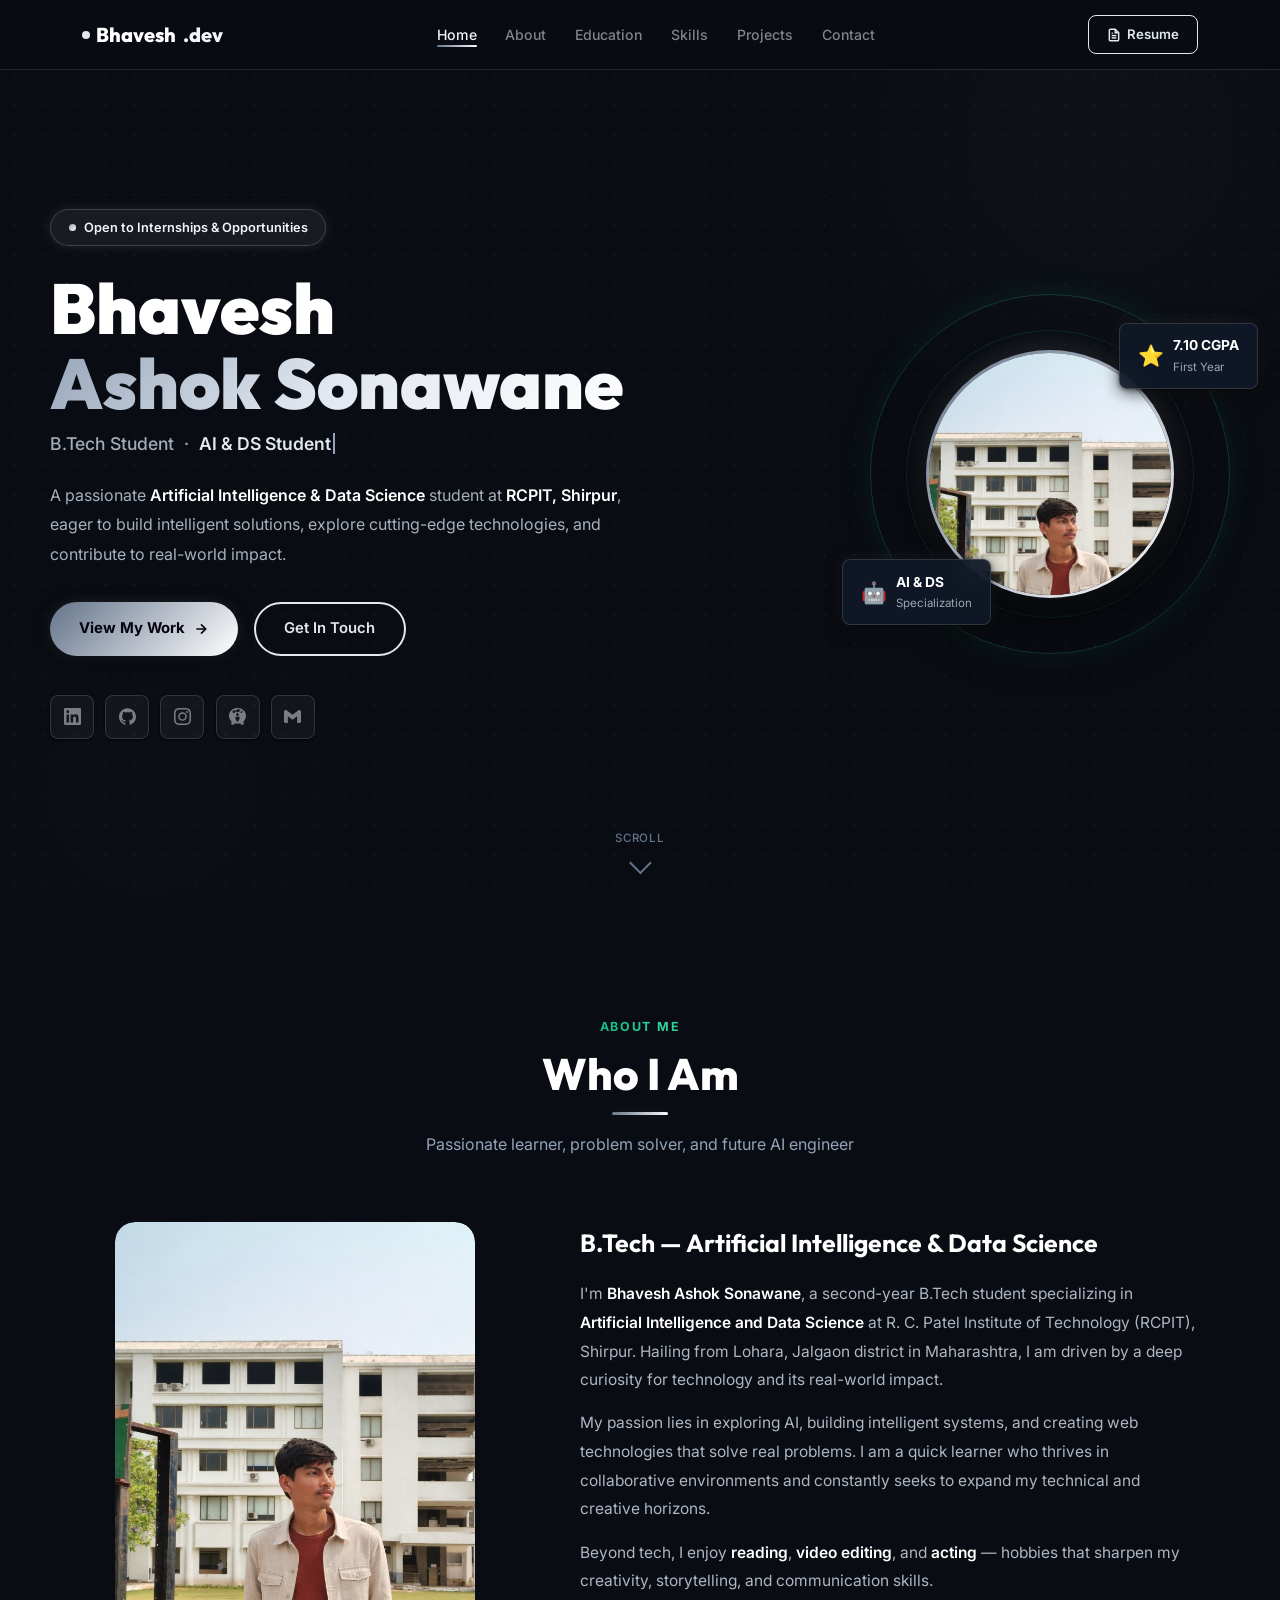
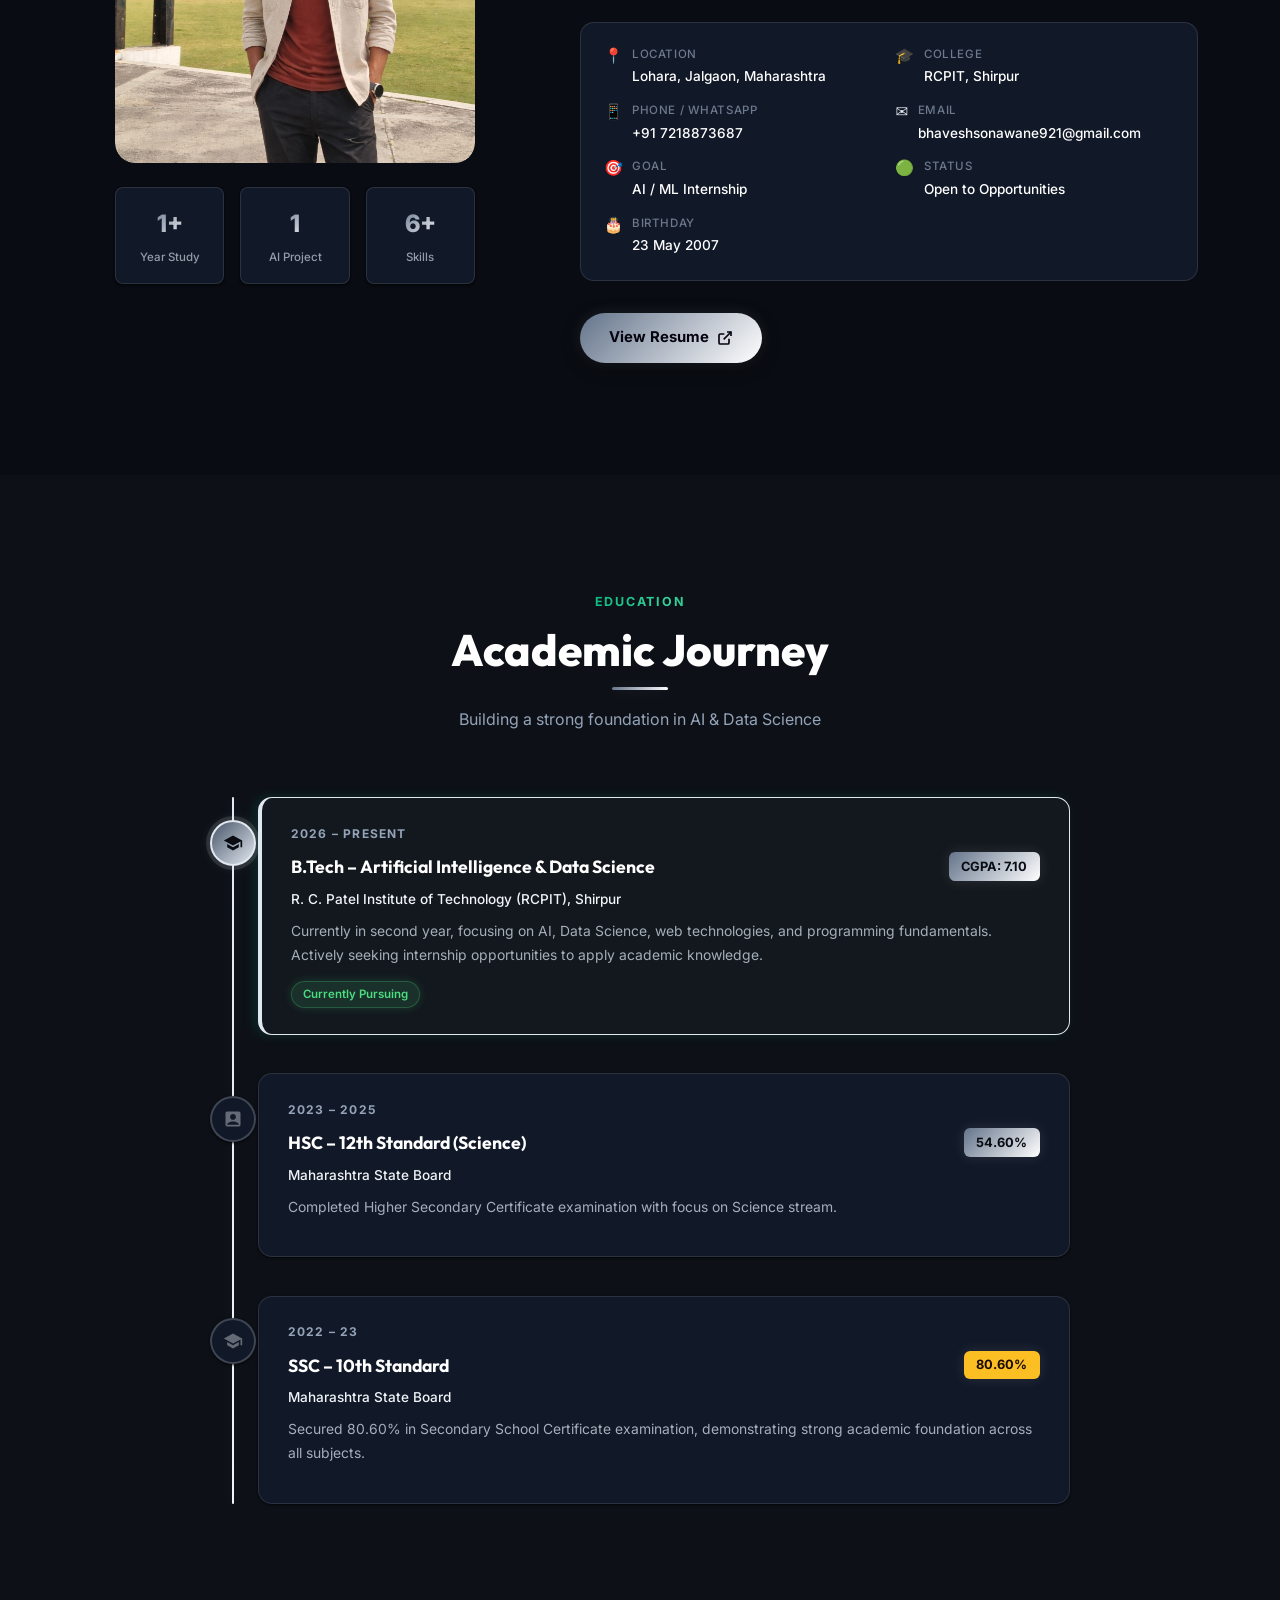
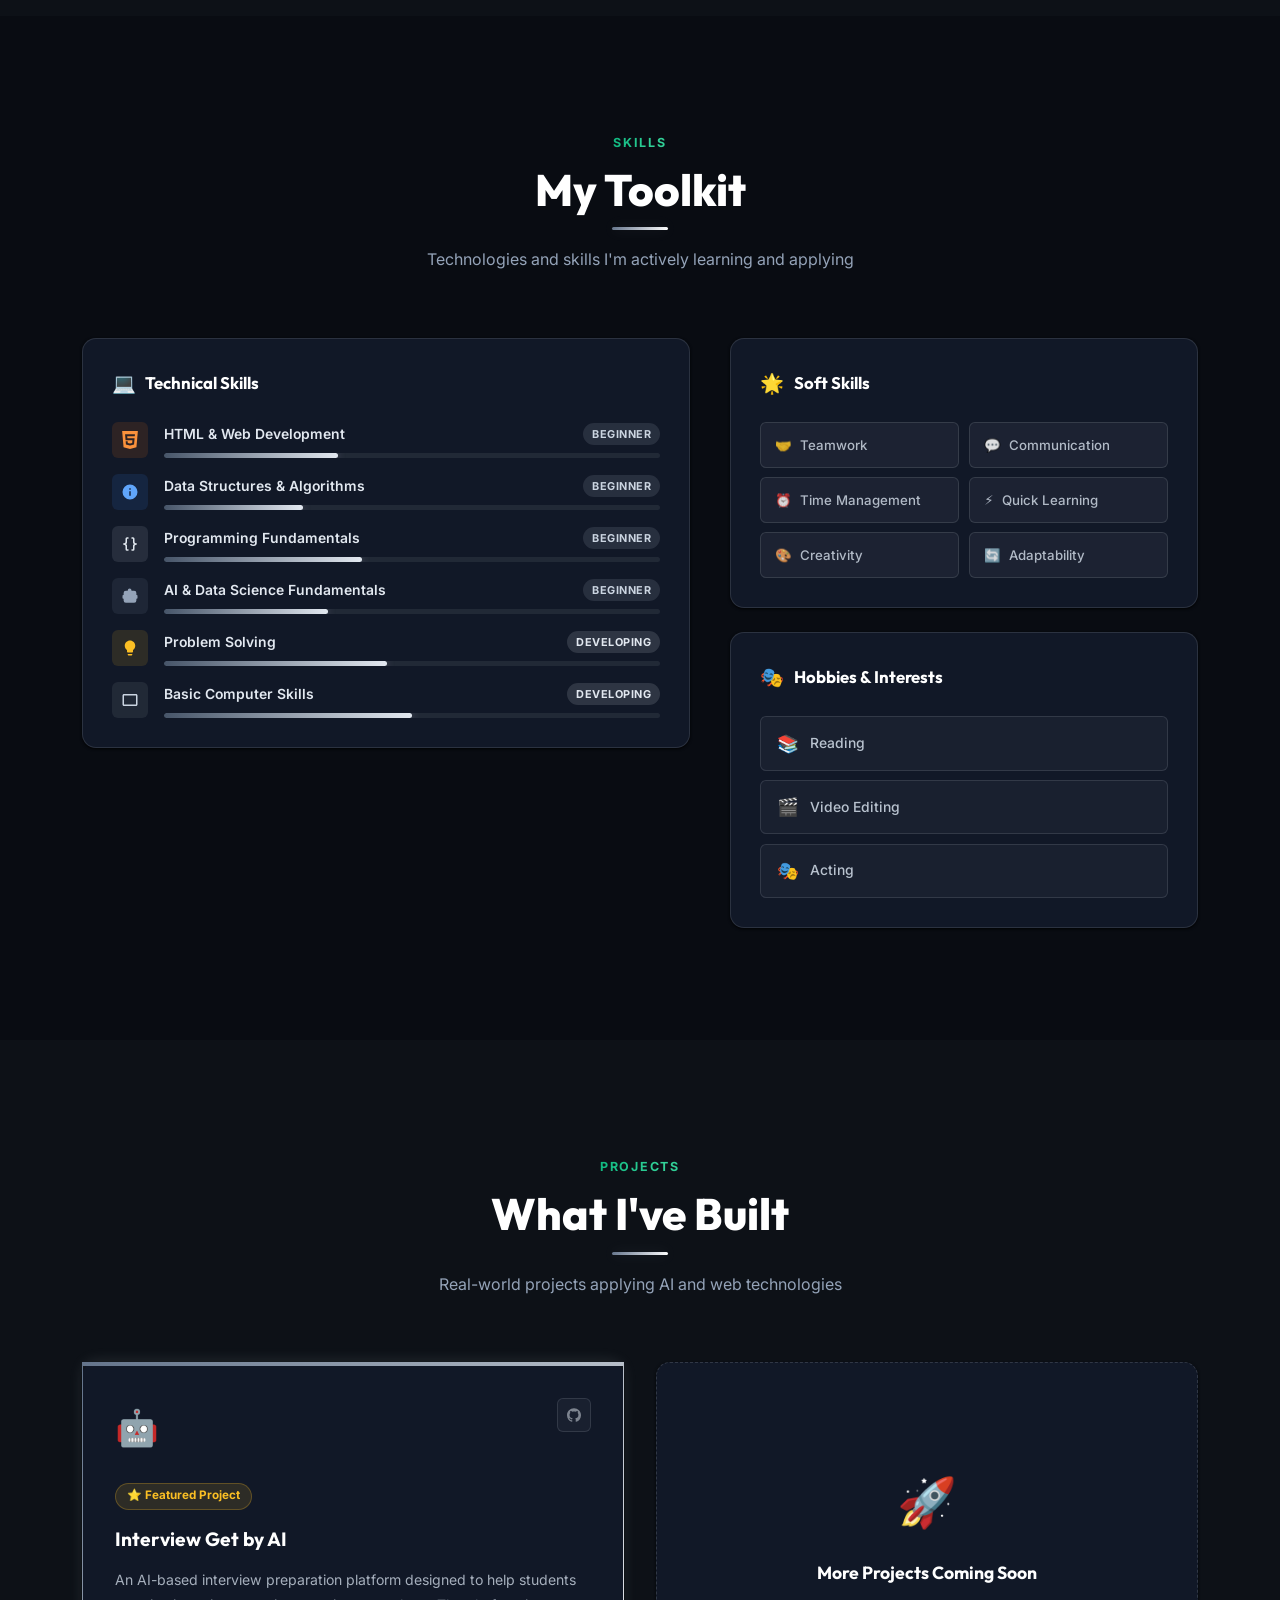
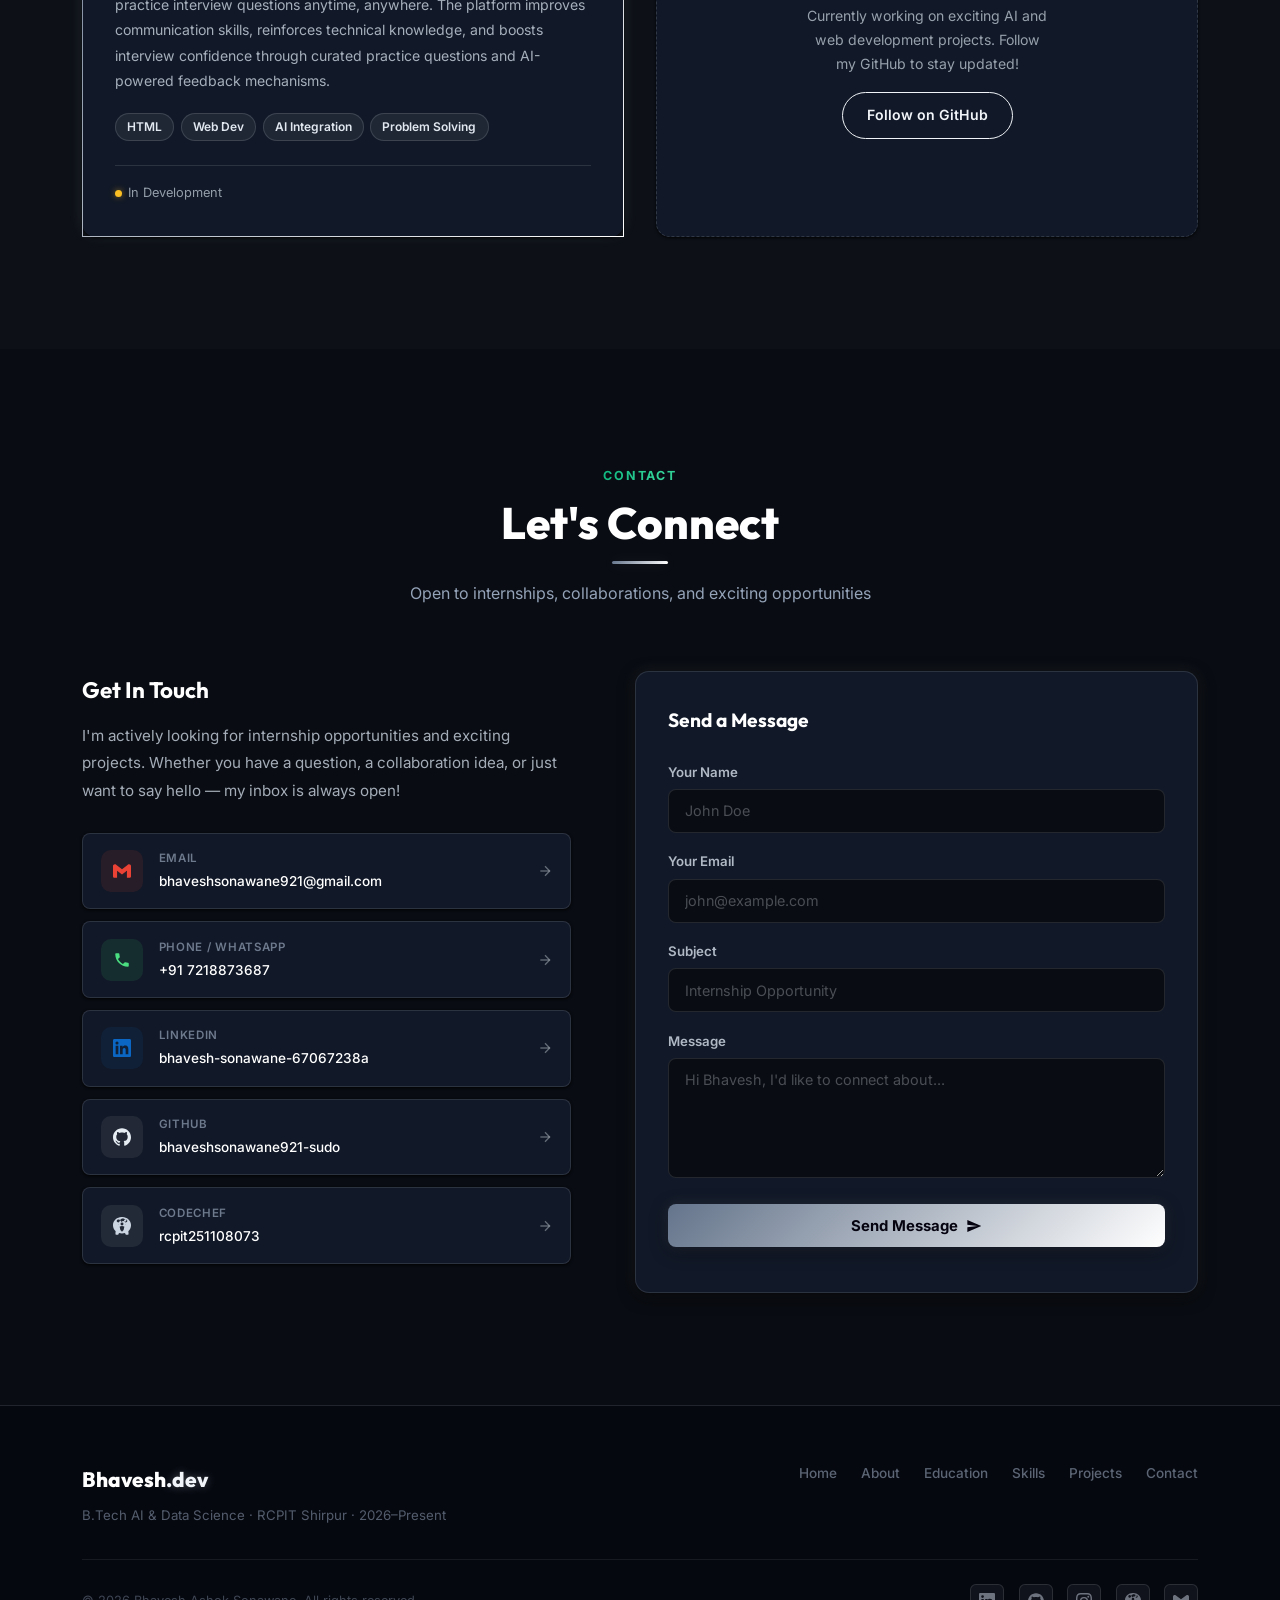
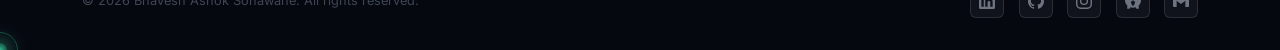
<file: index.html>
<!DOCTYPE html>
<html lang="en">
<head>
  <meta charset="UTF-8" />
  <meta name="viewport" content="width=device-width, initial-scale=1.0" />
  <title>Bhavesh Sonawane | AI &amp; Data Science Portfolio</title>
  <meta name="description" content="Portfolio of Bhavesh Ashok Sonawane – B.Tech AI &amp; Data Science student at RCPIT Shirpur. Passionate about AI, web development, and building impactful solutions." />
  <link rel="preconnect" href="https://fonts.googleapis.com" />
  <link rel="preconnect" href="https://fonts.gstatic.com" crossorigin />
  <link href="https://fonts.googleapis.com/css2?family=Inter:wght@300;400;500;600;700;800;900&family=Space+Grotesk:wght@400;500;600;700;800&display=swap" rel="stylesheet" />
  <link rel="stylesheet" href="style.css" />
</head>
<body>

  <!-- ========== SCROLL PROGRESS ========== -->
  <div class="scroll-progress" id="scrollProgress"></div>

  <!-- ========== NAVBAR ========== -->
  <nav class="navbar" id="navbar" role="navigation" aria-label="Main navigation">
    <div class="nav-container">
      <a href="#home" class="nav-logo" aria-label="Bhavesh Sonawane – Home">
        <span class="logo-dot"></span>Bhavesh<span class="logo-suffix">.dev</span>
      </a>
      <ul class="nav-links" id="navLinks" role="menubar">
        <li role="none"><a href="#home"      class="nav-link active" role="menuitem">Home</a></li>
        <li role="none"><a href="#about"     class="nav-link"        role="menuitem">About</a></li>
        <li role="none"><a href="#education" class="nav-link"        role="menuitem">Education</a></li>
        <li role="none"><a href="#skills"    class="nav-link"        role="menuitem">Skills</a></li>
        <li role="none"><a href="#projects"  class="nav-link"        role="menuitem">Projects</a></li>
        <li role="none"><a href="#contact"   class="nav-link"        role="menuitem">Contact</a></li>
      </ul>
      <a href="resume.html" target="_blank" rel="noopener noreferrer" class="btn-resume" aria-label="View Resume">
        <svg width="14" height="14" viewBox="0 0 24 24" fill="none" stroke="currentColor" stroke-width="2.5"><path d="M14 2H6a2 2 0 0 0-2 2v16a2 2 0 0 0 2 2h12a2 2 0 0 0 2-2V8z"/><polyline points="14 2 14 8 20 8"/><line x1="16" y1="13" x2="8" y2="13"/><line x1="16" y1="17" x2="8" y2="17"/><polyline points="10 9 9 9 8 9"/></svg>
        Resume
      </a>
      <button class="hamburger" id="hamburger" aria-label="Toggle mobile menu" aria-expanded="false">
        <span></span><span></span><span></span>
      </button>
    </div>
  </nav>

  <!-- ========== HERO ========== -->
  <section class="hero" id="home" aria-label="Hero section">
    <!-- Subtle background decoration -->
    <div class="hero-blob blob1" aria-hidden="true"></div>
    <div class="hero-blob blob2" aria-hidden="true"></div>
    <div class="hero-dots" aria-hidden="true"></div>

    <div class="hero-content">
      <!-- Left text column -->
      <div class="hero-text" data-animate="fade-up">
        <div class="hero-badge">
          <span class="badge-pulse"></span>
          Open to Internships &amp; Opportunities
        </div>

        <h1 class="hero-title">
          Bhavesh<br />
          <span class="hero-name-accent">Ashok Sonawane</span>
        </h1>

        <p class="hero-role">
          B.Tech Student &nbsp;·&nbsp; <span id="typewriter" class="typewriter-text" aria-live="polite"></span>
        </p>

        <p class="hero-desc">
          A passionate <strong>Artificial Intelligence &amp; Data Science</strong> student at
          <strong>RCPIT, Shirpur</strong>, eager to build intelligent solutions, explore
          cutting-edge technologies, and contribute to real-world impact.
        </p>

        <div class="hero-cta">
          <a href="#projects" class="btn-primary" aria-label="View my projects">
            View My Work
            <svg width="16" height="16" viewBox="0 0 24 24" fill="none" stroke="currentColor" stroke-width="2.5"><line x1="5" y1="12" x2="19" y2="12"/><polyline points="12 5 19 12 12 19"/></svg>
          </a>
          <a href="#contact" class="btn-secondary" aria-label="Get in touch">Get In Touch</a>
        </div>

        <!-- Social Icons Row -->
        <div class="hero-socials" role="list" aria-label="Social profiles">

          <a href="https://www.linkedin.com/in/bhavesh-sonawane-67067238a"
             target="_blank" rel="noopener noreferrer"
             class="social-icon" aria-label="LinkedIn Profile" role="listitem"
             title="Visit my LinkedIn Profile">
            <svg viewBox="0 0 24 24" fill="currentColor"><path d="M20.447 20.452h-3.554v-5.569c0-1.328-.027-3.037-1.852-3.037-1.853 0-2.136 1.445-2.136 2.939v5.667H9.351V9h3.414v1.561h.046c.477-.9 1.637-1.85 3.37-1.85 3.601 0 4.267 2.37 4.267 5.455v6.286zM5.337 7.433a2.062 2.062 0 0 1-2.063-2.065 2.064 2.064 0 1 1 2.063 2.065zm1.782 13.019H3.555V9h3.564v11.452zM22.225 0H1.771C.792 0 0 .774 0 1.729v20.542C0 23.227.792 24 1.771 24h20.451C23.2 24 24 23.227 24 22.271V1.729C24 .774 23.2 0 22.222 0h.003z"/></svg>
            <span class="social-tooltip">LinkedIn</span>
          </a>

          <a href="https://github.com/bhaveshsonawane921-sudo"
             target="_blank" rel="noopener noreferrer"
             class="social-icon" aria-label="GitHub Profile" role="listitem"
             title="Visit my GitHub Profile">
            <svg viewBox="0 0 24 24" fill="currentColor"><path d="M12 .297c-6.63 0-12 5.373-12 12 0 5.303 3.438 9.8 8.205 11.385.6.113.82-.258.82-.577 0-.285-.01-1.04-.015-2.04-3.338.724-4.042-1.61-4.042-1.61C4.422 18.07 3.633 17.7 3.633 17.7c-1.087-.744.084-.729.084-.729 1.205.084 1.838 1.236 1.838 1.236 1.07 1.835 2.809 1.305 3.495.998.108-.776.417-1.305.76-1.605-2.665-.3-5.466-1.332-5.466-5.93 0-1.31.465-2.38 1.235-3.22-.135-.303-.54-1.523.105-3.176 0 0 1.005-.322 3.3 1.23.96-.267 1.98-.399 3-.405 1.02.006 2.04.138 3 .405 2.28-1.552 3.285-1.23 3.285-1.23.645 1.653.24 2.873.12 3.176.765.84 1.23 1.91 1.23 3.22 0 4.61-2.805 5.625-5.475 5.92.42.36.81 1.096.81 2.22 0 1.606-.015 2.896-.015 3.286 0 .315.21.69.825.57C20.565 22.092 24 17.592 24 12.297c0-6.627-5.373-12-12-12"/></svg>
            <span class="social-tooltip">GitHub</span>
          </a>

          <a href="https://www.instagram.com/bhavesh_sonawane_01"
             target="_blank" rel="noopener noreferrer"
             class="social-icon" aria-label="Instagram Profile" role="listitem"
             title="Visit my Instagram Profile">
            <svg viewBox="0 0 24 24" fill="currentColor"><path d="M12 2.163c3.204 0 3.584.012 4.85.07 3.252.148 4.771 1.691 4.919 4.919.058 1.265.069 1.645.069 4.849 0 3.205-.012 3.584-.069 4.849-.149 3.225-1.664 4.771-4.919 4.919-1.266.058-1.644.07-4.85.07-3.204 0-3.584-.012-4.849-.07-3.26-.149-4.771-1.699-4.919-4.92-.058-1.265-.07-1.644-.07-4.849 0-3.204.013-3.583.07-4.849.149-3.227 1.664-4.771 4.919-4.919 1.266-.057 1.645-.069 4.849-.069zM12 0C8.741 0 8.333.014 7.053.072 2.695.272.273 2.69.073 7.052.014 8.333 0 8.741 0 12c0 3.259.014 3.668.072 4.948.2 4.358 2.618 6.78 6.98 6.98C8.333 23.986 8.741 24 12 24c3.259 0 3.668-.014 4.948-.072 4.354-.2 6.782-2.618 6.979-6.98.059-1.28.073-1.689.073-4.948 0-3.259-.014-3.667-.072-4.947-.196-4.354-2.617-6.78-6.979-6.98C15.668.014 15.259 0 12 0zm0 5.838a6.162 6.162 0 1 0 0 12.324 6.162 6.162 0 0 0 0-12.324zM12 16a4 4 0 1 1 0-8 4 4 0 0 1 0 8zm6.406-11.845a1.44 1.44 0 1 0 0 2.881 1.44 1.44 0 0 0 0-2.881z"/></svg>
            <span class="social-tooltip">Instagram</span>
          </a>

          <!-- ★ CODECHEF ICON ★ -->
          <a href="https://www.codechef.com/users/rcpit251108073"
             target="_blank" rel="noopener noreferrer"
             class="social-icon social-icon--codechef" aria-label="CodeChef Profile" role="listitem"
             title="Visit my CodeChef Profile">
            <!-- Official CodeChef Chef-hat logo path -->
            <svg viewBox="0 0 24 24" fill="currentColor" aria-hidden="true">
              <path d="M11.257.004C5.57.088.195 4.724.006 10.415c-.09 2.68.8 5.138 2.373 7.094.343.422.714.82 1.107 1.19l-.234 3.884a.94.94 0 0 0 .936.996H6.5a.94.94 0 0 0 .88-.609l.573-1.528c1.29.403 2.656.62 4.047.62s2.757-.217 4.047-.62l.573 1.528a.94.94 0 0 0 .88.609h2.312a.94.94 0 0 0 .936-.996l-.234-3.884c.393-.37.764-.768 1.107-1.19 1.573-1.956 2.463-4.414 2.373-7.094C23.805 4.724 18.43.088 12.743.004a12.47 12.47 0 0 0-1.486 0zm.743 1.88c2.43 0 4.66.88 6.38 2.327-1.006.445-1.724 1.378-1.862 2.504a3.506 3.506 0 0 0-2.737-1.32 3.51 3.51 0 0 0-2.737 1.32C10.9 5.588 10.18 4.654 9.18 4.208A8.663 8.663 0 0 1 12 1.884zm-4.41 1.45c.91 0 1.666.6 1.916 1.427a3.464 3.464 0 0 0-.674 1.02 1.963 1.963 0 1 1-1.242-2.447zm8.82 0a1.963 1.963 0 1 1-1.243 2.447 3.464 3.464 0 0 0-.674-1.02c.25-.827 1.006-1.427 1.916-1.427zM12 7.27a1.96 1.96 0 1 1 0 3.921A1.96 1.96 0 0 1 12 7.27zm-5.45 2.61c.193 0 .383.02.567.058a8.68 8.68 0 0 1-.117 5.31 3.498 3.498 0 0 0-.45-5.368zm10.9 0a3.498 3.498 0 0 0-.45 5.368 8.68 8.68 0 0 1-.117-5.31c.184-.038.374-.058.567-.058zM12 12.15a8.68 8.68 0 0 1 3.02.536c.016.238.024.478.024.72A8.68 8.68 0 0 1 12 19.83a8.68 8.68 0 0 1-3.044-6.424c0-.242.008-.482.024-.72A8.68 8.68 0 0 1 12 12.15z"/>
            </svg>
            <span class="social-tooltip">CodeChef</span>
          </a>

          <a href="mailto:bhaveshsonawane921@gmail.com"
             class="social-icon" aria-label="Send Email" role="listitem"
             title="Send me an Email">
            <svg viewBox="0 0 24 24" fill="currentColor"><path d="M24 5.457v13.909c0 .904-.732 1.636-1.636 1.636h-3.819V11.73L12 16.64l-6.545-4.91v9.273H1.636A1.636 1.636 0 0 1 0 19.366V5.457c0-2.023 2.309-3.178 3.927-1.964L5.455 4.64 12 9.548l6.545-4.908 1.528-1.148C21.69 2.28 24 3.434 24 5.457z"/></svg>
            <span class="social-tooltip">Email</span>
          </a>

        </div><!-- /hero-socials -->
      </div><!-- /hero-text -->

      <!-- Right photo column -->
      <div class="hero-image" data-animate="fade-left">
        <div class="photo-ring-outer" aria-hidden="true"></div>
        <div class="photo-ring-inner" aria-hidden="true"></div>
        <div class="profile-frame">
          <img src="profile_original.jpg" alt="Bhavesh Ashok Sonawane – profile photo" class="profile-photo" loading="eager" />
        </div>
        <div class="float-badge badge-ai" aria-hidden="true">
          <span class="fb-icon">🤖</span>
          <div><strong>AI &amp; DS</strong><small>Specialization</small></div>
        </div>
        <div class="float-badge badge-cgpa" aria-hidden="true">
          <span class="fb-icon">⭐</span>
          <div><strong>7.10 CGPA</strong><small>First Year</small></div>
        </div>
      </div>
    </div><!-- /hero-content -->

    <div class="scroll-down" aria-hidden="true">
      <span>Scroll</span>
      <div class="scroll-chevron"></div>
    </div>
  </section>

  <!-- ========== ABOUT ========== -->
  <section class="about section-pad" id="about" aria-label="About section">
    <div class="container">
      <div class="section-header" data-animate="fade-up">
        <span class="section-eyebrow">About Me</span>
        <h2 class="section-title">Who I Am</h2>
        <div class="section-rule"></div>
        <p class="section-sub">Passionate learner, problem solver, and future AI engineer</p>
      </div>

      <div class="about-grid">
        <div class="about-img-col" data-animate="fade-right">
          <div class="about-img-wrap">
            <img src="profile_original.jpg" alt="Bhavesh Sonawane" class="about-photo" loading="lazy" />
            <div class="about-img-border" aria-hidden="true"></div>
          </div>
          <div class="about-stats" role="list" aria-label="Quick stats">
            <div class="stat-chip" role="listitem">
              <strong>1+</strong><span>Year Study</span>
            </div>
            <div class="stat-chip" role="listitem">
              <strong>1</strong><span>AI Project</span>
            </div>
            <div class="stat-chip" role="listitem">
              <strong>6+</strong><span>Skills</span>
            </div>
          </div>
        </div>

        <div class="about-text-col" data-animate="fade-left">
          <h3 class="about-heading">B.Tech — Artificial Intelligence &amp; Data Science</h3>
          <p class="about-para">
            I'm <strong>Bhavesh Ashok Sonawane</strong>, a second-year B.Tech student specializing in
            <strong>Artificial Intelligence and Data Science</strong> at R. C. Patel Institute of Technology (RCPIT), Shirpur.
            Hailing from Lohara, Jalgaon district in Maharashtra, I am driven by a deep curiosity for technology and its real-world impact.
          </p>
          <p class="about-para">
            My passion lies in exploring AI, building intelligent systems, and creating web technologies that solve real problems.
            I am a quick learner who thrives in collaborative environments and constantly seeks to expand my technical and creative horizons.
          </p>
          <p class="about-para">
            Beyond tech, I enjoy <strong>reading</strong>, <strong>video editing</strong>, and <strong>acting</strong> — hobbies that sharpen
            my creativity, storytelling, and communication skills.
          </p>

          <div class="info-grid" role="list" aria-label="Personal information">
            <div class="info-chip" role="listitem">
              <span class="info-icon" aria-hidden="true">📍</span>
              <div><span class="info-lbl">Location</span><span class="info-val">Lohara, Jalgaon, Maharashtra</span></div>
            </div>
            <div class="info-chip" role="listitem">
              <span class="info-icon" aria-hidden="true">🎓</span>
              <div><span class="info-lbl">College</span><span class="info-val">RCPIT, Shirpur</span></div>
            </div>
            <div class="info-chip" role="listitem">
              <span class="info-icon" aria-hidden="true">📱</span>
              <div><span class="info-lbl">Phone / WhatsApp</span><span class="info-val">+91 7218873687</span></div>
            </div>
            <div class="info-chip" role="listitem">
              <span class="info-icon" aria-hidden="true">✉️</span>
              <div><span class="info-lbl">Email</span><span class="info-val">bhaveshsonawane921@gmail.com</span></div>
            </div>
            <div class="info-chip" role="listitem">
              <span class="info-icon" aria-hidden="true">🎯</span>
              <div><span class="info-lbl">Goal</span><span class="info-val">AI / ML Internship</span></div>
            </div>
            <div class="info-chip" role="listitem">
              <span class="info-icon" aria-hidden="true">🟢</span>
              <div><span class="info-lbl">Status</span><span class="info-val">Open to Opportunities</span></div>
            </div>
            <div class="info-chip" role="listitem">
              <span class="info-icon" aria-hidden="true">🎂</span>
              <div><span class="info-lbl">Birthday</span><span class="info-val">23 May 2007</span></div>
            </div>
          </div>

          <a href="resume.html" target="_blank" rel="noopener noreferrer" class="btn-primary" style="margin-top:2rem;" aria-label="View Resume">
            View Resume
            <svg width="16" height="16" viewBox="0 0 24 24" fill="none" stroke="currentColor" stroke-width="2.5"><path d="M18 13v6a2 2 0 0 1-2 2H5a2 2 0 0 1-2-2V8a2 2 0 0 1 2-2h6"/><polyline points="15 3 21 3 21 9"/><line x1="10" y1="14" x2="21" y2="3"/></svg>
          </a>
        </div>
      </div>
    </div>
  </section>

  <!-- ========== EDUCATION ========== -->
  <section class="education section-pad alt-bg" id="education" aria-label="Education section">
    <div class="container">
      <div class="section-header" data-animate="fade-up">
        <span class="section-eyebrow">Education</span>
        <h2 class="section-title">Academic Journey</h2>
        <div class="section-rule"></div>
        <p class="section-sub">Building a strong foundation in AI &amp; Data Science</p>
      </div>

      <div class="timeline" role="list" aria-label="Education timeline">

        <div class="timeline-item" role="listitem" data-animate="fade-up" data-delay="0">
          <div class="tl-dot tl-dot--active" aria-hidden="true">
            <svg viewBox="0 0 24 24" fill="currentColor"><path d="M12 3L1 9l11 6 9-4.91V17h2V9L12 3zM5 13.18v4L12 21l7-3.82v-4L12 17l-7-3.82z"/></svg>
          </div>
          <div class="tl-card tl-card--active">
            <div class="tl-year">2026 – Present</div>
            <div class="tl-title-row">
              <h3>B.Tech – Artificial Intelligence &amp; Data Science</h3>
              <span class="tl-score">CGPA: 7.10</span>
            </div>
            <p class="tl-institute">R. C. Patel Institute of Technology (RCPIT), Shirpur</p>
            <p class="tl-desc">Currently in second year, focusing on AI, Data Science, web technologies, and programming fundamentals. Actively seeking internship opportunities to apply academic knowledge.</p>
            <span class="tl-badge tl-badge--active">Currently Pursuing</span>
          </div>
        </div>

        <div class="timeline-item" role="listitem" data-animate="fade-up" data-delay="150">
          <div class="tl-dot" aria-hidden="true">
            <svg viewBox="0 0 24 24" fill="currentColor"><path d="M19 3H5c-1.1 0-2 .9-2 2v14c0 1.1.9 2 2 2h14c1.1 0 2-.9 2-2V5c0-1.1-.9-2-2-2zm-7 3c1.93 0 3.5 1.57 3.5 3.5S13.93 13 12 13s-3.5-1.57-3.5-3.5S10.07 6 12 6zm7 13H5v-.23c0-.62.28-1.2.76-1.58C7.47 15.82 9.64 15 12 15s4.53.82 6.24 2.19c.48.38.76.97.76 1.58V19z"/></svg>
          </div>
          <div class="tl-card">
            <div class="tl-year">2023 – 2025</div>
            <div class="tl-title-row">
              <h3>HSC – 12th Standard (Science)</h3>
              <span class="tl-score">54.60%</span>
            </div>
            <p class="tl-institute">Maharashtra State Board</p>
            <p class="tl-desc">Completed Higher Secondary Certificate examination with focus on Science stream.</p>
          </div>
        </div>

        <div class="timeline-item" role="listitem" data-animate="fade-up" data-delay="300">
          <div class="tl-dot" aria-hidden="true">
            <svg viewBox="0 0 24 24" fill="currentColor"><path d="M5 13.18v4L12 21l7-3.82v-4L12 17l-7-3.82zM12 3L1 9l11 6 9-4.91V17h2V9L12 3z"/></svg>
          </div>
          <div class="tl-card">
            <div class="tl-year">2022 – 23</div>
            <div class="tl-title-row">
              <h3>SSC – 10th Standard</h3>
              <span class="tl-score tl-score--gold">80.60%</span>
            </div>
            <p class="tl-institute">Maharashtra State Board</p>
            <p class="tl-desc">Secured 80.60% in Secondary School Certificate examination, demonstrating strong academic foundation across all subjects.</p>
          </div>
        </div>

      </div>
    </div>
  </section>

  <!-- ========== SKILLS ========== -->
  <section class="skills section-pad" id="skills" aria-label="Skills section">
    <div class="container">
      <div class="section-header" data-animate="fade-up">
        <span class="section-eyebrow">Skills</span>
        <h2 class="section-title">My Toolkit</h2>
        <div class="section-rule"></div>
        <p class="section-sub">Technologies and skills I'm actively learning and applying</p>
      </div>

      <div class="skills-wrapper">

        <!-- Technical Skills -->
        <div class="skill-block" data-animate="fade-up" data-delay="0">
          <div class="skill-block-header">
            <span class="skill-block-icon" aria-hidden="true">💻</span>
            <h3>Technical Skills</h3>
          </div>
          <div class="skill-list" role="list">
            <div class="skill-row" role="listitem">
              <div class="skill-icon-wrap skill-html" aria-hidden="true">
                <svg viewBox="0 0 24 24" fill="currentColor"><path d="M1.5 0h21l-1.91 21.563L11.977 24l-8.565-2.438L1.5 0zm7.031 9.75l-.232-2.718 10.059.003.23-2.622L5.412 4.41l.698 8.01h9.126l-.326 3.426-2.91.804-2.955-.81-.188-2.11H6.248l.33 4.171L12 19.351l5.379-1.443.744-8.157H8.531z"/></svg>
              </div>
              <div class="skill-info">
                <div class="skill-name-row">
                  <span class="skill-name">HTML &amp; Web Development</span>
                  <span class="skill-lvl skill-lvl--beginner">Beginner</span>
                </div>
                <div class="skill-bar-track" role="progressbar" aria-valuenow="35" aria-valuemin="0" aria-valuemax="100" aria-label="HTML & Web Development – Beginner">
                  <div class="skill-bar-fill" style="--pct:35%"></div>
                </div>
              </div>
            </div>
            <div class="skill-row" role="listitem">
              <div class="skill-icon-wrap skill-dsa" aria-hidden="true">
                <svg viewBox="0 0 24 24" fill="currentColor"><path d="M12 2a10 10 0 1 0 0 20A10 10 0 0 0 12 2zm1 15h-2v-6h2v6zm0-8h-2V7h2v2z"/></svg>
              </div>
              <div class="skill-info">
                <div class="skill-name-row">
                  <span class="skill-name">Data Structures &amp; Algorithms</span>
                  <span class="skill-lvl skill-lvl--beginner">Beginner</span>
                </div>
                <div class="skill-bar-track" role="progressbar" aria-valuenow="28" aria-valuemin="0" aria-valuemax="100" aria-label="DSA – Beginner">
                  <div class="skill-bar-fill" style="--pct:28%"></div>
                </div>
              </div>
            </div>
            <div class="skill-row" role="listitem">
              <div class="skill-icon-wrap skill-prog" aria-hidden="true">
                <svg viewBox="0 0 24 24" fill="currentColor"><path d="M8 3a2 2 0 0 0-2 2v4a2 2 0 0 1-2 2H3v2h1a2 2 0 0 1 2 2v4a2 2 0 0 0 2 2h2v-2H8v-5a2 2 0 0 0-2-2 2 2 0 0 0 2-2V5h2V3H8zm6 0v2h2v5a2 2 0 0 0 2 2 2 2 0 0 0-2 2v5h-2v2h2a2 2 0 0 0 2-2v-4a2 2 0 0 1 2-2h1v-2h-1a2 2 0 0 1-2-2V5a2 2 0 0 0-2-2h-2z"/></svg>
              </div>
              <div class="skill-info">
                <div class="skill-name-row">
                  <span class="skill-name">Programming Fundamentals</span>
                  <span class="skill-lvl skill-lvl--beginner">Beginner</span>
                </div>
                <div class="skill-bar-track" role="progressbar" aria-valuenow="40" aria-valuemin="0" aria-valuemax="100" aria-label="Programming – Beginner">
                  <div class="skill-bar-fill" style="--pct:40%"></div>
                </div>
              </div>
            </div>
            <div class="skill-row" role="listitem">
              <div class="skill-icon-wrap skill-ai" aria-hidden="true">
                <svg viewBox="0 0 24 24" fill="currentColor"><path d="M21 10.5h-.5V8a3 3 0 0 0-3-3H14V4.5a2.5 2.5 0 0 0-5 0V5H6.5a3 3 0 0 0-3 3v2.5H3a1 1 0 0 0-1 1v3a1 1 0 0 0 1 1h.5V18a3 3 0 0 0 3 3h11a3 3 0 0 0 3-3v-2.5h.5a1 1 0 0 0 1-1v-3a1 1 0 0 0-1-1z"/></svg>
              </div>
              <div class="skill-info">
                <div class="skill-name-row">
                  <span class="skill-name">AI &amp; Data Science Fundamentals</span>
                  <span class="skill-lvl skill-lvl--beginner">Beginner</span>
                </div>
                <div class="skill-bar-track" role="progressbar" aria-valuenow="33" aria-valuemin="0" aria-valuemax="100" aria-label="AI & DS – Beginner">
                  <div class="skill-bar-fill" style="--pct:33%"></div>
                </div>
              </div>
            </div>
            <div class="skill-row" role="listitem">
              <div class="skill-icon-wrap skill-ps" aria-hidden="true">
                <svg viewBox="0 0 24 24" fill="currentColor"><path d="M9 21c0 .55.45 1 1 1h4c.55 0 1-.45 1-1v-1H9v1zm3-19C8.14 2 5 5.14 5 9c0 2.38 1.19 4.47 3 5.74V17c0 .55.45 1 1 1h6c.55 0 1-.45 1-1v-2.26c1.81-1.27 3-3.36 3-5.74 0-3.86-3.14-7-7-7z"/></svg>
              </div>
              <div class="skill-info">
                <div class="skill-name-row">
                  <span class="skill-name">Problem Solving</span>
                  <span class="skill-lvl skill-lvl--developing">Developing</span>
                </div>
                <div class="skill-bar-track" role="progressbar" aria-valuenow="45" aria-valuemin="0" aria-valuemax="100" aria-label="Problem Solving – Developing">
                  <div class="skill-bar-fill" style="--pct:45%"></div>
                </div>
              </div>
            </div>
            <div class="skill-row" role="listitem">
              <div class="skill-icon-wrap skill-comp" aria-hidden="true">
                <svg viewBox="0 0 24 24" fill="currentColor"><path d="M20 4H4c-1.1 0-2 .9-2 2v12c0 1.1.9 2 2 2h16c1.1 0 2-.9 2-2V6c0-1.1-.9-2-2-2zm0 14H4V6h16v12z"/></svg>
              </div>
              <div class="skill-info">
                <div class="skill-name-row">
                  <span class="skill-name">Basic Computer Skills</span>
                  <span class="skill-lvl skill-lvl--developing">Developing</span>
                </div>
                <div class="skill-bar-track" role="progressbar" aria-valuenow="50" aria-valuemin="0" aria-valuemax="100" aria-label="Computer Skills – Developing">
                  <div class="skill-bar-fill" style="--pct:50%"></div>
                </div>
              </div>
            </div>
          </div>
        </div>

        <!-- Soft Skills + Hobbies column -->
        <div class="skill-side-col">
          <div class="skill-block" data-animate="fade-up" data-delay="100">
            <div class="skill-block-header">
              <span class="skill-block-icon" aria-hidden="true">🌟</span>
              <h3>Soft Skills</h3>
            </div>
            <div class="soft-grid" role="list">
              <div class="soft-tag" role="listitem"><span aria-hidden="true">🤝</span> Teamwork</div>
              <div class="soft-tag" role="listitem"><span aria-hidden="true">💬</span> Communication</div>
              <div class="soft-tag" role="listitem"><span aria-hidden="true">⏰</span> Time Management</div>
              <div class="soft-tag" role="listitem"><span aria-hidden="true">⚡</span> Quick Learning</div>
              <div class="soft-tag" role="listitem"><span aria-hidden="true">🎨</span> Creativity</div>
              <div class="soft-tag" role="listitem"><span aria-hidden="true">🔄</span> Adaptability</div>
            </div>
          </div>

          <div class="skill-block" data-animate="fade-up" data-delay="200">
            <div class="skill-block-header">
              <span class="skill-block-icon" aria-hidden="true">🎭</span>
              <h3>Hobbies &amp; Interests</h3>
            </div>
            <div class="hobby-list" role="list">
              <div class="hobby-item" role="listitem"><span class="hobby-icon" aria-hidden="true">📚</span><span>Reading</span></div>
              <div class="hobby-item" role="listitem"><span class="hobby-icon" aria-hidden="true">🎬</span><span>Video Editing</span></div>
              <div class="hobby-item" role="listitem"><span class="hobby-icon" aria-hidden="true">🎭</span><span>Acting</span></div>
            </div>
          </div>
        </div>

      </div><!-- /skills-wrapper -->
    </div>
  </section>

  <!-- ========== PROJECTS ========== -->
  <section class="projects section-pad alt-bg" id="projects" aria-label="Projects section">
    <div class="container">
      <div class="section-header" data-animate="fade-up">
        <span class="section-eyebrow">Projects</span>
        <h2 class="section-title">What I've Built</h2>
        <div class="section-rule"></div>
        <p class="section-sub">Real-world projects applying AI and web technologies</p>
      </div>

      <div class="projects-grid">

        <!-- Featured project card -->
        <article class="project-card project-card--featured" data-animate="fade-up" data-delay="0" aria-label="Interview Get by AI project">
          <div class="project-card-top">
            <div class="project-icon-wrap" aria-hidden="true">🤖</div>
            <div class="project-links-row">
              <a href="https://github.com/bhaveshsonawane921-sudo"
                 target="_blank" rel="noopener noreferrer"
                 class="project-link-btn" aria-label="View on GitHub" title="View on GitHub">
                <svg viewBox="0 0 24 24" fill="currentColor"><path d="M12 .297c-6.63 0-12 5.373-12 12 0 5.303 3.438 9.8 8.205 11.385.6.113.82-.258.82-.577 0-.285-.01-1.04-.015-2.04-3.338.724-4.042-1.61-4.042-1.61C4.422 18.07 3.633 17.7 3.633 17.7c-1.087-.744.084-.729.084-.729 1.205.084 1.838 1.236 1.838 1.236 1.07 1.835 2.809 1.305 3.495.998.108-.776.417-1.305.76-1.605-2.665-.3-5.466-1.332-5.466-5.93 0-1.31.465-2.38 1.235-3.22-.135-.303-.54-1.523.105-3.176 0 0 1.005-.322 3.3 1.23.96-.267 1.98-.399 3-.405 1.02.006 2.04.138 3 .405 2.28-1.552 3.285-1.23 3.285-1.23.645 1.653.24 2.873.12 3.176.765.84 1.23 1.91 1.23 3.22 0 4.61-2.805 5.625-5.475 5.92.42.36.81 1.096.81 2.22 0 1.606-.015 2.896-.015 3.286 0 .315.21.69.825.57C20.565 22.092 24 17.592 24 12.297c0-6.627-5.373-12-12-12"/></svg>
              </a>
            </div>
          </div>
          <div class="project-body">
            <span class="project-featured-tag">⭐ Featured Project</span>
            <h3 class="project-name">Interview Get by AI</h3>
            <p class="project-desc">
              An AI-based interview preparation platform designed to help students practice interview questions
              anytime, anywhere. The platform improves communication skills, reinforces technical knowledge, and
              boosts interview confidence through curated practice questions and AI-powered feedback mechanisms.
            </p>
            <div class="tech-tags" role="list" aria-label="Technologies used">
              <span class="tech-tag" role="listitem">HTML</span>
              <span class="tech-tag" role="listitem">Web Dev</span>
              <span class="tech-tag" role="listitem">AI Integration</span>
              <span class="tech-tag" role="listitem">Problem Solving</span>
            </div>
          </div>
          <div class="project-card-footer">
            <span class="project-status"><span class="status-dot" aria-hidden="true"></span>In Development</span>
          </div>
        </article>

        <!-- Coming soon placeholder -->
        <article class="project-card project-card--placeholder" data-animate="fade-up" data-delay="150" aria-label="More projects coming soon">
          <div class="placeholder-icon" aria-hidden="true">🚀</div>
          <h3>More Projects Coming Soon</h3>
          <p>Currently working on exciting AI and web development projects. Follow my GitHub to stay updated!</p>
          <a href="https://github.com/bhaveshsonawane921-sudo" target="_blank" rel="noopener noreferrer"
             class="btn-outline" aria-label="Follow on GitHub">Follow on GitHub</a>
        </article>

      </div>
    </div>
  </section>

  <!-- ========== CONTACT ========== -->
  <section class="contact section-pad" id="contact" aria-label="Contact section">
    <div class="container">
      <div class="section-header" data-animate="fade-up">
        <span class="section-eyebrow">Contact</span>
        <h2 class="section-title">Let's Connect</h2>
        <div class="section-rule"></div>
        <p class="section-sub">Open to internships, collaborations, and exciting opportunities</p>
      </div>

      <div class="contact-grid">

        <!-- Contact info column -->
        <div class="contact-info-col" data-animate="fade-right">
          <h3>Get In Touch</h3>
          <p>I'm actively looking for internship opportunities and exciting projects. Whether you have a question, a collaboration idea, or just want to say hello — my inbox is always open!</p>

          <div class="contact-links" role="list" aria-label="Contact links">

            <a href="mailto:bhaveshsonawane921@gmail.com" class="contact-link-card" role="listitem" aria-label="Send Email">
              <div class="clc-icon clc-email" aria-hidden="true">
                <svg viewBox="0 0 24 24" fill="currentColor"><path d="M24 5.457v13.909c0 .904-.732 1.636-1.636 1.636h-3.819V11.73L12 16.64l-6.545-4.91v9.273H1.636A1.636 1.636 0 0 1 0 19.366V5.457c0-2.023 2.309-3.178 3.927-1.964L5.455 4.64 12 9.548l6.545-4.908 1.528-1.148C21.69 2.28 24 3.434 24 5.457z"/></svg>
              </div>
              <div class="clc-text">
                <span class="clc-label">Email</span>
                <span class="clc-val">bhaveshsonawane921@gmail.com</span>
              </div>
              <svg class="clc-arrow" width="16" height="16" viewBox="0 0 24 24" fill="none" stroke="currentColor" stroke-width="2"><line x1="5" y1="12" x2="19" y2="12"/><polyline points="12 5 19 12 12 19"/></svg>
            </a>

            <a href="tel:+917218873687" class="contact-link-card" role="listitem" aria-label="Call or WhatsApp">
              <div class="clc-icon clc-phone" aria-hidden="true">
                <svg viewBox="0 0 24 24" fill="currentColor"><path d="M6.62 10.79c1.44 2.83 3.76 5.14 6.59 6.59l2.2-2.2c.27-.27.67-.36 1.02-.24 1.12.37 2.33.57 3.57.57.55 0 1 .45 1 1V20c0 .55-.45 1-1 1-9.39 0-17-7.61-17-17 0-.55.45-1 1-1h3.5c.55 0 1 .45 1 1 0 1.25.2 2.45.57 3.57.11.35.03.74-.25 1.02l-2.2 2.2z"/></svg>
              </div>
              <div class="clc-text">
                <span class="clc-label">Phone / WhatsApp</span>
                <span class="clc-val">+91 7218873687</span>
              </div>
              <svg class="clc-arrow" width="16" height="16" viewBox="0 0 24 24" fill="none" stroke="currentColor" stroke-width="2"><line x1="5" y1="12" x2="19" y2="12"/><polyline points="12 5 19 12 12 19"/></svg>
            </a>

            <a href="https://www.linkedin.com/in/bhavesh-sonawane-67067238a" target="_blank" rel="noopener noreferrer" class="contact-link-card" role="listitem" aria-label="LinkedIn Profile">
              <div class="clc-icon clc-linkedin" aria-hidden="true">
                <svg viewBox="0 0 24 24" fill="currentColor"><path d="M20.447 20.452h-3.554v-5.569c0-1.328-.027-3.037-1.852-3.037-1.853 0-2.136 1.445-2.136 2.939v5.667H9.351V9h3.414v1.561h.046c.477-.9 1.637-1.85 3.37-1.85 3.601 0 4.267 2.37 4.267 5.455v6.286zM5.337 7.433a2.062 2.062 0 0 1-2.063-2.065 2.064 2.064 0 1 1 2.063 2.065zm1.782 13.019H3.555V9h3.564v11.452zM22.225 0H1.771C.792 0 0 .774 0 1.729v20.542C0 23.227.792 24 1.771 24h20.451C23.2 24 24 23.227 24 22.271V1.729C24 .774 23.2 0 22.222 0h.003z"/></svg>
              </div>
              <div class="clc-text">
                <span class="clc-label">LinkedIn</span>
                <span class="clc-val">bhavesh-sonawane-67067238a</span>
              </div>
              <svg class="clc-arrow" width="16" height="16" viewBox="0 0 24 24" fill="none" stroke="currentColor" stroke-width="2"><line x1="5" y1="12" x2="19" y2="12"/><polyline points="12 5 19 12 12 19"/></svg>
            </a>

            <a href="https://github.com/bhaveshsonawane921-sudo" target="_blank" rel="noopener noreferrer" class="contact-link-card" role="listitem" aria-label="GitHub Profile">
              <div class="clc-icon clc-github" aria-hidden="true">
                <svg viewBox="0 0 24 24" fill="currentColor"><path d="M12 .297c-6.63 0-12 5.373-12 12 0 5.303 3.438 9.8 8.205 11.385.6.113.82-.258.82-.577 0-.285-.01-1.04-.015-2.04-3.338.724-4.042-1.61-4.042-1.61C4.422 18.07 3.633 17.7 3.633 17.7c-1.087-.744.084-.729.084-.729 1.205.084 1.838 1.236 1.838 1.236 1.07 1.835 2.809 1.305 3.495.998.108-.776.417-1.305.76-1.605-2.665-.3-5.466-1.332-5.466-5.93 0-1.31.465-2.38 1.235-3.22-.135-.303-.54-1.523.105-3.176 0 0 1.005-.322 3.3 1.23.96-.267 1.98-.399 3-.405 1.02.006 2.04.138 3 .405 2.28-1.552 3.285-1.23 3.285-1.23.645 1.653.24 2.873.12 3.176.765.84 1.23 1.91 1.23 3.22 0 4.61-2.805 5.625-5.475 5.92.42.36.81 1.096.81 2.22 0 1.606-.015 2.896-.015 3.286 0 .315.21.69.825.57C20.565 22.092 24 17.592 24 12.297c0-6.627-5.373-12-12-12"/></svg>
              </div>
              <div class="clc-text">
                <span class="clc-label">GitHub</span>
                <span class="clc-val">bhaveshsonawane921-sudo</span>
              </div>
              <svg class="clc-arrow" width="16" height="16" viewBox="0 0 24 24" fill="none" stroke="currentColor" stroke-width="2"><line x1="5" y1="12" x2="19" y2="12"/><polyline points="12 5 19 12 12 19"/></svg>
            </a>

            <!-- CodeChef Contact Card -->
            <a href="https://www.codechef.com/users/rcpit251108073" target="_blank" rel="noopener noreferrer" class="contact-link-card" role="listitem" aria-label="CodeChef Profile">
              <div class="clc-icon clc-codechef" aria-hidden="true">
                <svg viewBox="0 0 24 24" fill="currentColor"><path d="M11.257.004C5.57.088.195 4.724.006 10.415c-.09 2.68.8 5.138 2.373 7.094.343.422.714.82 1.107 1.19l-.234 3.884a.94.94 0 0 0 .936.996H6.5a.94.94 0 0 0 .88-.609l.573-1.528c1.29.403 2.656.62 4.047.62s2.757-.217 4.047-.62l.573 1.528a.94.94 0 0 0 .88.609h2.312a.94.94 0 0 0 .936-.996l-.234-3.884c.393-.37.764-.768 1.107-1.19 1.573-1.956 2.463-4.414 2.373-7.094C23.805 4.724 18.43.088 12.743.004a12.47 12.47 0 0 0-1.486 0zm.743 1.88c2.43 0 4.66.88 6.38 2.327-1.006.445-1.724 1.378-1.862 2.504a3.506 3.506 0 0 0-2.737-1.32 3.51 3.51 0 0 0-2.737 1.32C10.9 5.588 10.18 4.654 9.18 4.208A8.663 8.663 0 0 1 12 1.884zm-4.41 1.45c.91 0 1.666.6 1.916 1.427a3.464 3.464 0 0 0-.674 1.02 1.963 1.963 0 1 1-1.242-2.447zm8.82 0a1.963 1.963 0 1 1-1.243 2.447 3.464 3.464 0 0 0-.674-1.02c.25-.827 1.006-1.427 1.916-1.427zM12 7.27a1.96 1.96 0 1 1 0 3.921A1.96 1.96 0 0 1 12 7.27zm-5.45 2.61c.193 0 .383.02.567.058a8.68 8.68 0 0 1-.117 5.31 3.498 3.498 0 0 0-.45-5.368zm10.9 0a3.498 3.498 0 0 0-.45 5.368 8.68 8.68 0 0 1-.117-5.31c.184-.038.374-.058.567-.058zM12 12.15a8.68 8.68 0 0 1 3.02.536c.016.238.024.478.024.72A8.68 8.68 0 0 1 12 19.83a8.68 8.68 0 0 1-3.044-6.424c0-.242.008-.482.024-.72A8.68 8.68 0 0 1 12 12.15z"/></svg>
              </div>
              <div class="clc-text">
                <span class="clc-label">CodeChef</span>
                <span class="clc-val">rcpit251108073</span>
              </div>
              <svg class="clc-arrow" width="16" height="16" viewBox="0 0 24 24" fill="none" stroke="currentColor" stroke-width="2"><line x1="5" y1="12" x2="19" y2="12"/><polyline points="12 5 19 12 12 19"/></svg>
            </a>

          </div>
        </div>

        <!-- Contact form column -->
        <div class="contact-form-col" data-animate="fade-left">
          <form class="contact-form" id="contactForm" onsubmit="handleFormSubmit(event)" novalidate>
            <h3>Send a Message</h3>
            <div class="form-group">
              <label for="contactName">Your Name</label>
              <input type="text" id="contactName" name="name" placeholder="John Doe" required autocomplete="name" />
            </div>
            <div class="form-group">
              <label for="contactEmail">Your Email</label>
              <input type="email" id="contactEmail" name="email" placeholder="john@example.com" required autocomplete="email" />
            </div>
            <div class="form-group">
              <label for="contactSubject">Subject</label>
              <input type="text" id="contactSubject" name="subject" placeholder="Internship Opportunity" required />
            </div>
            <div class="form-group">
              <label for="contactMessage">Message</label>
              <textarea id="contactMessage" name="message" rows="5" placeholder="Hi Bhavesh, I'd like to connect about..." required></textarea>
            </div>
            <button type="submit" class="btn-primary btn-full" id="submitBtn">
              <span id="btnText">Send Message</span>
              <svg width="16" height="16" viewBox="0 0 24 24" fill="currentColor"><path d="M2.01 21L23 12 2.01 3 2 10l15 2-15 2z"/></svg>
            </button>
            <div class="form-feedback" id="formFeedback" role="alert" aria-live="polite"></div>
          </form>
        </div>

      </div>
    </div>
  </section>

  <!-- ========== FOOTER ========== -->
  <footer class="footer" role="contentinfo">
    <div class="footer-inner container">
      <div class="footer-top">
        <div class="footer-brand">
          <span class="footer-logo">Bhavesh<span class="footer-logo-dot">.dev</span></span>
          <p>B.Tech AI &amp; Data Science · RCPIT Shirpur · 2026–Present</p>
        </div>
        <nav class="footer-nav" aria-label="Footer navigation">
          <a href="#home">Home</a>
          <a href="#about">About</a>
          <a href="#education">Education</a>
          <a href="#skills">Skills</a>
          <a href="#projects">Projects</a>
          <a href="#contact">Contact</a>
        </nav>
      </div>
      <div class="footer-divider" aria-hidden="true"></div>
      <div class="footer-bottom">
        <p class="footer-copy">&copy; 2026 Bhavesh Ashok Sonawane. All rights reserved.</p>
        <div class="footer-socials" role="list" aria-label="Social links">
          <a href="https://www.linkedin.com/in/bhavesh-sonawane-67067238a" target="_blank" rel="noopener noreferrer" aria-label="LinkedIn" role="listitem">
            <svg viewBox="0 0 24 24" fill="currentColor"><path d="M20.447 20.452h-3.554v-5.569c0-1.328-.027-3.037-1.852-3.037-1.853 0-2.136 1.445-2.136 2.939v5.667H9.351V9h3.414v1.561h.046c.477-.9 1.637-1.85 3.37-1.85 3.601 0 4.267 2.37 4.267 5.455v6.286zM5.337 7.433a2.062 2.062 0 0 1-2.063-2.065 2.064 2.064 0 1 1 2.063 2.065zm1.782 13.019H3.555V9h3.564v11.452zM22.225 0H1.771C.792 0 0 .774 0 1.729v20.542C0 23.227.792 24 1.771 24h20.451C23.2 24 24 23.227 24 22.271V1.729C24 .774 23.2 0 22.222 0h.003z"/></svg>
          </a>
          <a href="https://github.com/bhaveshsonawane921-sudo" target="_blank" rel="noopener noreferrer" aria-label="GitHub" role="listitem">
            <svg viewBox="0 0 24 24" fill="currentColor"><path d="M12 .297c-6.63 0-12 5.373-12 12 0 5.303 3.438 9.8 8.205 11.385.6.113.82-.258.82-.577 0-.285-.01-1.04-.015-2.04-3.338.724-4.042-1.61-4.042-1.61C4.422 18.07 3.633 17.7 3.633 17.7c-1.087-.744.084-.729.084-.729 1.205.084 1.838 1.236 1.838 1.236 1.07 1.835 2.809 1.305 3.495.998.108-.776.417-1.305.76-1.605-2.665-.3-5.466-1.332-5.466-5.93 0-1.31.465-2.38 1.235-3.22-.135-.303-.54-1.523.105-3.176 0 0 1.005-.322 3.3 1.23.96-.267 1.98-.399 3-.405 1.02.006 2.04.138 3 .405 2.28-1.552 3.285-1.23 3.285-1.23.645 1.653.24 2.873.12 3.176.765.84 1.23 1.91 1.23 3.22 0 4.61-2.805 5.625-5.475 5.92.42.36.81 1.096.81 2.22 0 1.606-.015 2.896-.015 3.286 0 .315.21.69.825.57C20.565 22.092 24 17.592 24 12.297c0-6.627-5.373-12-12-12"/></svg>
          </a>
          <a href="https://www.instagram.com/bhavesh_sonawane_01" target="_blank" rel="noopener noreferrer" aria-label="Instagram" role="listitem">
            <svg viewBox="0 0 24 24" fill="currentColor"><path d="M12 2.163c3.204 0 3.584.012 4.85.07 3.252.148 4.771 1.691 4.919 4.919.058 1.265.069 1.645.069 4.849 0 3.205-.012 3.584-.069 4.849-.149 3.225-1.664 4.771-4.919 4.919-1.266.058-1.644.07-4.85.07-3.204 0-3.584-.012-4.849-.07-3.26-.149-4.771-1.699-4.919-4.92-.058-1.265-.07-1.644-.07-4.849 0-3.204.013-3.583.07-4.849.149-3.227 1.664-4.771 4.919-4.919 1.266-.057 1.645-.069 4.849-.069zM12 0C8.741 0 8.333.014 7.053.072 2.695.272.273 2.69.073 7.052.014 8.333 0 8.741 0 12c0 3.259.014 3.668.072 4.948.2 4.358 2.618 6.78 6.98 6.98C8.333 23.986 8.741 24 12 24c3.259 0 3.668-.014 4.948-.072 4.354-.2 6.782-2.618 6.979-6.98.059-1.28.073-1.689.073-4.948 0-3.259-.014-3.667-.072-4.947-.196-4.354-2.617-6.78-6.979-6.98C15.668.014 15.259 0 12 0zm0 5.838a6.162 6.162 0 1 0 0 12.324 6.162 6.162 0 0 0 0-12.324zM12 16a4 4 0 1 1 0-8 4 4 0 0 1 0 8zm6.406-11.845a1.44 1.44 0 1 0 0 2.881 1.44 1.44 0 0 0 0-2.881z"/></svg>
          </a>
          <a href="https://www.codechef.com/users/rcpit251108073" target="_blank" rel="noopener noreferrer" aria-label="CodeChef" role="listitem">
            <svg viewBox="0 0 24 24" fill="currentColor"><path d="M11.257.004C5.57.088.195 4.724.006 10.415c-.09 2.68.8 5.138 2.373 7.094.343.422.714.82 1.107 1.19l-.234 3.884a.94.94 0 0 0 .936.996H6.5a.94.94 0 0 0 .88-.609l.573-1.528c1.29.403 2.656.62 4.047.62s2.757-.217 4.047-.62l.573 1.528a.94.94 0 0 0 .88.609h2.312a.94.94 0 0 0 .936-.996l-.234-3.884c.393-.37.764-.768 1.107-1.19 1.573-1.956 2.463-4.414 2.373-7.094C23.805 4.724 18.43.088 12.743.004a12.47 12.47 0 0 0-1.486 0zm.743 1.88c2.43 0 4.66.88 6.38 2.327-1.006.445-1.724 1.378-1.862 2.504a3.506 3.506 0 0 0-2.737-1.32 3.51 3.51 0 0 0-2.737 1.32C10.9 5.588 10.18 4.654 9.18 4.208A8.663 8.663 0 0 1 12 1.884zm-4.41 1.45c.91 0 1.666.6 1.916 1.427a3.464 3.464 0 0 0-.674 1.02 1.963 1.963 0 1 1-1.242-2.447zm8.82 0a1.963 1.963 0 1 1-1.243 2.447 3.464 3.464 0 0 0-.674-1.02c.25-.827 1.006-1.427 1.916-1.427zM12 7.27a1.96 1.96 0 1 1 0 3.921A1.96 1.96 0 0 1 12 7.27zm-5.45 2.61c.193 0 .383.02.567.058a8.68 8.68 0 0 1-.117 5.31 3.498 3.498 0 0 0-.45-5.368zm10.9 0a3.498 3.498 0 0 0-.45 5.368 8.68 8.68 0 0 1-.117-5.31c.184-.038.374-.058.567-.058zM12 12.15a8.68 8.68 0 0 1 3.02.536c.016.238.024.478.024.72A8.68 8.68 0 0 1 12 19.83a8.68 8.68 0 0 1-3.044-6.424c0-.242.008-.482.024-.72A8.68 8.68 0 0 1 12 12.15z"/></svg>
          </a>
          <a href="mailto:bhaveshsonawane921@gmail.com" aria-label="Email" role="listitem">
            <svg viewBox="0 0 24 24" fill="currentColor"><path d="M24 5.457v13.909c0 .904-.732 1.636-1.636 1.636h-3.819V11.73L12 16.64l-6.545-4.91v9.273H1.636A1.636 1.636 0 0 1 0 19.366V5.457c0-2.023 2.309-3.178 3.927-1.964L5.455 4.64 12 9.548l6.545-4.908 1.528-1.148C21.69 2.28 24 3.434 24 5.457z"/></svg>
          </a>
        </div>
      </div>
    </div>
  </footer>

  <script src="script.js"></script>
</body>
</html>
</file>
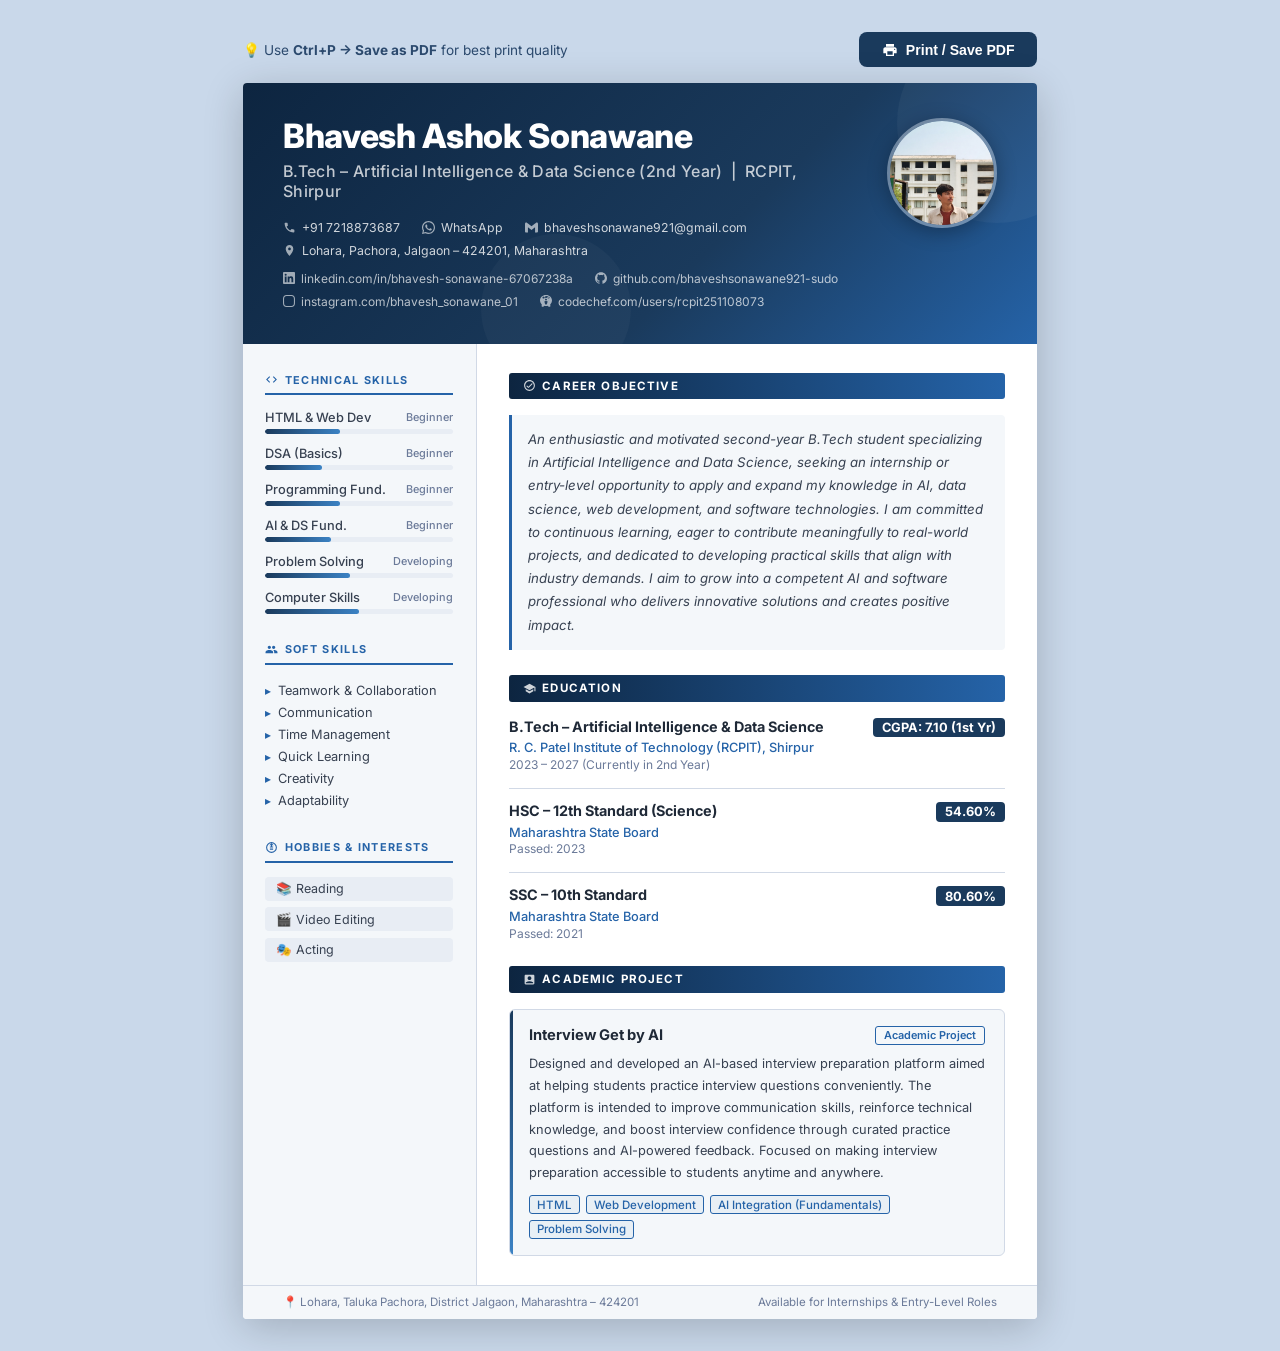
<file: resume.html>
<!DOCTYPE html>
<html lang="en">
<head>
  <meta charset="UTF-8" />
  <meta name="viewport" content="width=device-width, initial-scale=1.0" />
  <title>Bhavesh Sonawane – Resume | B.Tech AI & Data Science</title>
  <meta name="description" content="Resume of Bhavesh Ashok Sonawane – B.Tech AI & Data Science student at RCPIT Shirpur. Available for internships and entry-level roles." />
  <link rel="preconnect" href="https://fonts.googleapis.com" />
  <link rel="preconnect" href="https://fonts.gstatic.com" crossorigin />
  <link href="https://fonts.googleapis.com/css2?family=Inter:wght@300;400;500;600;700;800&display=swap" rel="stylesheet" />
  <link rel="stylesheet" href="resume-style.css" />
</head>
<body>

  <!-- PRINT BAR -->
  <div class="print-bar">
    <p>💡 Use <strong>Ctrl+P → Save as PDF</strong> for best print quality</p>
    <button class="print-btn" onclick="window.print()">
      <svg viewBox="0 0 24 24" fill="currentColor"><path d="M19 8H5c-1.66 0-3 1.34-3 3v6h4v4h12v-4h4v-6c0-1.66-1.34-3-3-3zm-3 11H8v-5h8v5zm3-7c-.55 0-1-.45-1-1s.45-1 1-1 1 .45 1 1-.45 1-1 1zm-1-9H6v4h12V3z"/></svg>
      Print / Save PDF
    </button>
  </div>

  <!-- RESUME PAPER -->
  <article class="resume" role="main">

    <!-- ===== HEADER ===== -->
    <header class="resume-header">
      <div class="header-left">
        <h1 class="resume-name">Bhavesh Ashok Sonawane</h1>
        <p class="resume-role">B.Tech – Artificial Intelligence &amp; Data Science (2nd Year) &nbsp;|&nbsp; RCPIT, Shirpur</p>

        <!-- Contact -->
        <div class="contact-row">
          <a href="tel:+917218873687" class="contact-item">
            <svg viewBox="0 0 24 24"><path d="M6.62 10.79c1.44 2.83 3.76 5.14 6.59 6.59l2.2-2.2c.27-.27.67-.36 1.02-.24 1.12.37 2.33.57 3.57.57.55 0 1 .45 1 1V20c0 .55-.45 1-1 1-9.39 0-17-7.61-17-17 0-.55.45-1 1-1h3.5c.55 0 1 .45 1 1 0 1.25.2 2.45.57 3.57.11.35.03.74-.25 1.02l-2.2 2.2z"/></svg>
            +91 7218873687
          </a>
          <a href="https://wa.me/917218873687" class="contact-item">
            <svg viewBox="0 0 24 24"><path d="M17.472 14.382c-.297-.149-1.758-.867-2.03-.967-.273-.099-.471-.148-.67.15-.197.297-.767.966-.94 1.164-.173.199-.347.223-.644.075-.297-.15-1.255-.463-2.39-1.475-.883-.788-1.48-1.761-1.653-2.059-.173-.297-.018-.458.13-.606.134-.133.298-.347.446-.52.149-.174.198-.298.298-.497.099-.198.05-.371-.025-.52-.075-.149-.669-1.612-.916-2.207-.242-.579-.487-.5-.669-.51-.173-.008-.371-.01-.57-.01-.198 0-.52.074-.792.372-.272.297-1.04 1.016-1.04 2.479 0 1.462 1.065 2.875 1.213 3.074.149.198 2.096 3.2 5.077 4.487.709.306 1.262.489 1.694.625.712.227 1.36.195 1.871.118.571-.085 1.758-.719 2.006-1.413.248-.694.248-1.289.173-1.413-.074-.124-.272-.198-.57-.347z"/><path d="M12 0C5.373 0 0 5.373 0 12c0 2.121.554 4.11 1.524 5.84L0 24l6.303-1.513A11.954 11.954 0 0 0 12 24c6.627 0 12-5.373 12-12S18.627 0 12 0zm0 21.818a9.818 9.818 0 0 1-5.004-1.372l-.36-.212-3.743.897.933-3.655-.233-.375A9.77 9.77 0 0 1 2.182 12C2.182 6.57 6.57 2.182 12 2.182S21.818 6.57 21.818 12 17.43 21.818 12 21.818z"/></svg>
            WhatsApp
          </a>
          <a href="mailto:bhaveshsonawane921@gmail.com" class="contact-item">
            <svg viewBox="0 0 24 24"><path d="M24 5.457v13.909c0 .904-.732 1.636-1.636 1.636h-3.819V11.73L12 16.64l-6.545-4.91v9.273H1.636A1.636 1.636 0 0 1 0 19.366V5.457c0-2.023 2.309-3.178 3.927-1.964L5.455 4.64 12 9.548l6.545-4.908 1.528-1.148C21.69 2.28 24 3.434 24 5.457z"/></svg>
            bhaveshsonawane921@gmail.com
          </a>
          <span class="contact-item">
            <svg viewBox="0 0 24 24"><path d="M12 2C8.13 2 5 5.13 5 9c0 5.25 7 13 7 13s7-7.75 7-13c0-3.87-3.13-7-7-7zm0 9.5c-1.38 0-2.5-1.12-2.5-2.5s1.12-2.5 2.5-2.5 2.5 1.12 2.5 2.5-1.12 2.5-2.5 2.5z"/></svg>
            Lohara, Pachora, Jalgaon – 424201, Maharashtra
          </span>
        </div>

        <!-- Socials -->
        <div class="social-row">
          <a href="https://www.linkedin.com/in/bhavesh-sonawane-67067238a" target="_blank" class="social-link">
            <svg viewBox="0 0 24 24"><path d="M20.447 20.452h-3.554v-5.569c0-1.328-.027-3.037-1.852-3.037-1.853 0-2.136 1.445-2.136 2.939v5.667H9.351V9h3.414v1.561h.046c.477-.9 1.637-1.85 3.37-1.85 3.601 0 4.267 2.37 4.267 5.455v6.286zM5.337 7.433a2.062 2.062 0 0 1-2.063-2.065 2.064 2.064 0 1 1 2.063 2.065zm1.782 13.019H3.555V9h3.564v11.452zM22.225 0H1.771C.792 0 0 .774 0 1.729v20.542C0 23.227.792 24 1.771 24h20.451C23.2 24 24 23.227 24 22.271V1.729C24 .774 23.2 0 22.222 0h.003z"/></svg>
            linkedin.com/in/bhavesh-sonawane-67067238a
          </a>
          <a href="https://github.com/bhaveshsonawane921-sudo" target="_blank" class="social-link">
            <svg viewBox="0 0 24 24"><path d="M12 .297c-6.63 0-12 5.373-12 12 0 5.303 3.438 9.8 8.205 11.385.6.113.82-.258.82-.577 0-.285-.01-1.04-.015-2.04-3.338.724-4.042-1.61-4.042-1.61C4.422 18.07 3.633 17.7 3.633 17.7c-1.087-.744.084-.729.084-.729 1.205.084 1.838 1.236 1.838 1.236 1.07 1.835 2.809 1.305 3.495.998.108-.776.417-1.305.76-1.605-2.665-.3-5.466-1.332-5.466-5.93 0-1.31.465-2.38 1.235-3.22-.135-.303-.54-1.523.105-3.176 0 0 1.005-.322 3.3 1.23.96-.267 1.98-.399 3-.405 1.02.006 2.04.138 3 .405 2.28-1.552 3.285-1.23 3.285-1.23.645 1.653.24 2.873.12 3.176.765.84 1.23 1.91 1.23 3.22 0 4.61-2.805 5.625-5.475 5.92.42.36.81 1.096.81 2.22 0 1.606-.015 2.896-.015 3.286 0 .315.21.69.825.57C20.565 22.092 24 17.592 24 12.297c0-6.627-5.373-12-12-12"/></svg>
            github.com/bhaveshsonawane921-sudo
          </a>
          <a href="https://www.instagram.com/bhavesh_sonawane_01" target="_blank" class="social-link">
            <svg viewBox="0 0 24 24"><path d="M12 2.163c3.204 0 3.584.012 4.85.07 3.252.148 4.771 1.691 4.919 4.919.058 1.265.069 1.645.069 4.849 0 3.205-.012 3.584-.069 4.849-.149 3.225-1.664 4.771-4.919 4.919-1.266.058-1.644.07-4.85.07-3.204 0-3.584-.012-4.849-.07-3.26-.149-4.771-1.699-4.919-4.92-.058-1.265-.07-1.644-.07-4.849 0-3.204.013-3.583.07-4.849.149-3.227 1.664-4.771 4.919-4.919 1.266-.057 1.645-.069 4.849-.069zM12 0C8.741 0 8.333.014 7.053.072 2.695.272.273 2.69.073 7.052.014 8.333 0 8.741 0 12c0 3.259.014 3.668.072 4.948.2 4.358 2.618 6.78 6.98 6.98C8.333 23.986 8.741 24 12 24c3.259 0 3.668-.014 4.948-.072 4.354-.2 6.782-2.618 6.979-6.98.059-1.28.073-1.689.073-4.948 0-3.259-.014-3.667-.072-4.947-.196-4.354-2.617-6.78-6.979-6.98C15.668.014 15.259 0 12 0z"/></svg>
            instagram.com/bhavesh_sonawane_01
          </a>
          <a href="https://www.codechef.com/users/rcpit251108073" target="_blank" rel="noopener noreferrer" class="social-link" aria-label="CodeChef Profile">
            <svg viewBox="0 0 24 24" fill="currentColor"><path d="M11.257.004C5.57.088.195 4.724.006 10.415c-.09 2.68.8 5.138 2.373 7.094.343.422.714.82 1.107 1.19l-.234 3.884a.94.94 0 0 0 .936.996H6.5a.94.94 0 0 0 .88-.609l.573-1.528c1.29.403 2.656.62 4.047.62s2.757-.217 4.047-.62l.573 1.528a.94.94 0 0 0 .88.609h2.312a.94.94 0 0 0 .936-.996l-.234-3.884c.393-.37.764-.768 1.107-1.19 1.573-1.956 2.463-4.414 2.373-7.094C23.805 4.724 18.43.088 12.743.004a12.47 12.47 0 0 0-1.486 0zm.743 1.88c2.43 0 4.66.88 6.38 2.327-1.006.445-1.724 1.378-1.862 2.504a3.506 3.506 0 0 0-2.737-1.32 3.51 3.51 0 0 0-2.737 1.32C10.9 5.588 10.18 4.654 9.18 4.208A8.663 8.663 0 0 1 12 1.884zm-4.41 1.45c.91 0 1.666.6 1.916 1.427a3.464 3.464 0 0 0-.674 1.02 1.963 1.963 0 1 1-1.242-2.447zm8.82 0a1.963 1.963 0 1 1-1.243 2.447 3.464 3.464 0 0 0-.674-1.02c.25-.827 1.006-1.427 1.916-1.427zM12 7.27a1.96 1.96 0 1 1 0 3.921A1.96 1.96 0 0 1 12 7.27zm-5.45 2.61c.193 0 .383.02.567.058a8.68 8.68 0 0 1-.117 5.31 3.498 3.498 0 0 0-.45-5.368zm10.9 0a3.498 3.498 0 0 0-.45 5.368 8.68 8.68 0 0 1-.117-5.31c.184-.038.374-.058.567-.058zM12 12.15a8.68 8.68 0 0 1 3.02.536c.016.238.024.478.024.72A8.68 8.68 0 0 1 12 19.83a8.68 8.68 0 0 1-3.044-6.424c0-.242.008-.482.024-.72A8.68 8.68 0 0 1 12 12.15z"/></svg>
            codechef.com/users/rcpit251108073
          </a>
        </div>
      </div>

      <!-- Photo -->
      <div class="header-photo">
        <div class="photo-frame">
          <img src="profile_original.jpg" alt="Bhavesh Ashok Sonawane" />
        </div>
      </div>
    </header>

    <!-- ===== BODY ===== -->
    <div class="resume-body">

      <!-- ===== SIDEBAR ===== -->
      <aside class="sidebar">

        <!-- Technical Skills -->
        <div class="sidebar-section">
          <h2 class="sidebar-title">
            <svg viewBox="0 0 24 24"><path d="M9.4 16.6L4.8 12l4.6-4.6L8 6l-6 6 6 6 1.4-1.4zm5.2 0l4.6-4.6-4.6-4.6L16 6l6 6-6 6-1.4-1.4z"/></svg>
            Technical Skills
          </h2>

          <div class="skill-item">
            <div class="skill-name">HTML &amp; Web Dev <span class="skill-level-label">Beginner</span></div>
            <div class="skill-bar"><div class="skill-fill" style="width:40%"></div></div>
          </div>
          <div class="skill-item">
            <div class="skill-name">DSA (Basics) <span class="skill-level-label">Beginner</span></div>
            <div class="skill-bar"><div class="skill-fill" style="width:30%"></div></div>
          </div>
          <div class="skill-item">
            <div class="skill-name">Programming Fund. <span class="skill-level-label">Beginner</span></div>
            <div class="skill-bar"><div class="skill-fill" style="width:40%"></div></div>
          </div>
          <div class="skill-item">
            <div class="skill-name">AI &amp; DS Fund. <span class="skill-level-label">Beginner</span></div>
            <div class="skill-bar"><div class="skill-fill" style="width:35%"></div></div>
          </div>
          <div class="skill-item">
            <div class="skill-name">Problem Solving <span class="skill-level-label">Developing</span></div>
            <div class="skill-bar"><div class="skill-fill" style="width:45%"></div></div>
          </div>
          <div class="skill-item">
            <div class="skill-name">Computer Skills <span class="skill-level-label">Developing</span></div>
            <div class="skill-bar"><div class="skill-fill" style="width:50%"></div></div>
          </div>
        </div>

        <!-- Soft Skills -->
        <div class="sidebar-section">
          <h2 class="sidebar-title">
            <svg viewBox="0 0 24 24"><path d="M16 11c1.66 0 2.99-1.34 2.99-3S17.66 5 16 5c-1.66 0-3 1.34-3 3s1.34 3 3 3zm-8 0c1.66 0 2.99-1.34 2.99-3S9.66 5 8 5C6.34 5 5 6.34 5 8s1.34 3 3 3zm0 2c-2.33 0-7 1.17-7 3.5V19h14v-2.5c0-2.33-4.67-3.5-7-3.5zm8 0c-.29 0-.62.02-.97.05 1.16.84 1.97 1.97 1.97 3.45V19h6v-2.5c0-2.33-4.67-3.5-7-3.5z"/></svg>
            Soft Skills
          </h2>
          <ul class="soft-list">
            <li>Teamwork &amp; Collaboration</li>
            <li>Communication</li>
            <li>Time Management</li>
            <li>Quick Learning</li>
            <li>Creativity</li>
            <li>Adaptability</li>
          </ul>
        </div>

        <!-- Hobbies -->
        <div class="sidebar-section">
          <h2 class="sidebar-title">
            <svg viewBox="0 0 24 24"><path d="M12 22a10 10 0 1 1 0-20 10 10 0 0 1 0 20zm0-2a8 8 0 1 0 0-16 8 8 0 0 0 0 16zM9 10h6v2H9v-2zm0 4h6v2H9v-2zm3-10l4 4h-3v3h-2v-3H8l4-4z"/></svg>
            Hobbies &amp; Interests
          </h2>
          <div class="hobby-chips">
            <div class="hobby-chip">📚 Reading</div>
            <div class="hobby-chip">🎬 Video Editing</div>
            <div class="hobby-chip">🎭 Acting</div>
          </div>
        </div>

      </aside>

      <!-- ===== MAIN CONTENT ===== -->
      <main class="main-content">

        <!-- Career Objective -->
        <section class="section">
          <h2 class="section-heading">
            <svg viewBox="0 0 24 24"><path d="M12 2C6.48 2 2 6.48 2 12s4.48 10 10 10 10-4.48 10-10S17.52 2 12 2zm0 18c-4.41 0-8-3.59-8-8s3.59-8 8-8 8 3.59 8 8-3.59 8-8 8zm3.88-11.71L10 14.17l-1.88-1.88a.996.996 0 1 0-1.41 1.41l2.59 2.59c.39.39 1.02.39 1.41 0L17.3 9.7a.996.996 0 0 0 0-1.41c-.39-.39-1.03-.39-1.42 0z"/></svg>
            Career Objective
          </h2>
          <p class="objective-text">
            An enthusiastic and motivated second-year B.Tech student specializing in Artificial Intelligence
            and Data Science, seeking an internship or entry-level opportunity to apply and expand my knowledge
            in AI, data science, web development, and software technologies. I am committed to continuous
            learning, eager to contribute meaningfully to real-world projects, and dedicated to developing
            practical skills that align with industry demands. I aim to grow into a competent AI and software
            professional who delivers innovative solutions and creates positive impact.
          </p>
        </section>

        <!-- Education -->
        <section class="section">
          <h2 class="section-heading">
            <svg viewBox="0 0 24 24"><path d="M12 3L1 9l11 6 9-4.91V17h2V9L12 3zM5 13.18v4L12 21l7-3.82v-4L12 17l-7-3.82z"/></svg>
            Education
          </h2>

          <div class="edu-item">
            <div class="edu-row">
              <span class="edu-degree">B.Tech – Artificial Intelligence &amp; Data Science</span>
              <span class="edu-score">CGPA: 7.10 (1st Yr)</span>
            </div>
            <div class="edu-institute">R. C. Patel Institute of Technology (RCPIT), Shirpur</div>
            <div class="edu-year">2023 – 2027 (Currently in 2nd Year)</div>
          </div>

          <div class="edu-divider"></div>

          <div class="edu-item">
            <div class="edu-row">
              <span class="edu-degree">HSC – 12th Standard (Science)</span>
              <span class="edu-score">54.60%</span>
            </div>
            <div class="edu-institute">Maharashtra State Board</div>
            <div class="edu-year">Passed: 2023</div>
          </div>

          <div class="edu-divider"></div>

          <div class="edu-item">
            <div class="edu-row">
              <span class="edu-degree">SSC – 10th Standard</span>
              <span class="edu-score">80.60%</span>
            </div>
            <div class="edu-institute">Maharashtra State Board</div>
            <div class="edu-year">Passed: 2021</div>
          </div>
        </section>

        <!-- Academic Project -->
        <section class="section">
          <h2 class="section-heading">
            <svg viewBox="0 0 24 24"><path d="M19 3H5c-1.1 0-2 .9-2 2v14c0 1.1.9 2 2 2h14c1.1 0 2-.9 2-2V5c0-1.1-.9-2-2-2zm-7 3c1.93 0 3.5 1.57 3.5 3.5S13.93 13 12 13s-3.5-1.57-3.5-3.5S10.07 6 12 6zm7 13H5v-.23c0-.62.28-1.2.76-1.58C7.47 15.82 9.64 15 12 15s4.53.82 6.24 2.19c.48.38.76.97.76 1.58V19z"/></svg>
            Academic Project
          </h2>

          <div class="project-box">
            <div class="project-title-row">
              <span class="project-name">Interview Get by AI</span>
              <span class="project-badge">Academic Project</span>
            </div>
            <p class="project-desc-text">
              Designed and developed an AI-based interview preparation platform aimed at helping students
              practice interview questions conveniently. The platform is intended to improve communication
              skills, reinforce technical knowledge, and boost interview confidence through curated practice
              questions and AI-powered feedback. Focused on making interview preparation accessible to
              students anytime and anywhere.
            </p>
            <div class="tech-row">
              <span class="tech-tag">HTML</span>
              <span class="tech-tag">Web Development</span>
              <span class="tech-tag">AI Integration (Fundamentals)</span>
              <span class="tech-tag">Problem Solving</span>
            </div>
          </div>
        </section>

      </main>
    </div>

    <!-- ===== FOOTER ===== -->
    <footer class="resume-footer">
      <span class="resume-footer-text">📍 Lohara, Taluka Pachora, District Jalgaon, Maharashtra – 424201</span>
      <span class="resume-footer-text">Available for Internships &amp; Entry-Level Roles</span>
    </footer>

  </article>

</body>
</html>
</file>
<file: style.css>
/* =====================================================
   BHAVESH SONAWANE – MONOCHROME DARK THEME PORTFOLIO
   Charcoal · Slate · White · Ultra-Premium
   ===================================================== */

@import url('https://fonts.googleapis.com/css2?family=Inter:wght@300;400;500;600;700;800;900&family=Space+Grotesk:wght@400;500;600;700;800&family=Outfit:wght@400;500;600;700;800;900&display=swap');

/* ---- Reset ---- */
*, *::before, *::after { margin: 0; padding: 0; box-sizing: border-box; }

/* ---- Design Tokens ---- */
:root {
  /* Monochrome Palette — Gray & White */
  --navy:        #e2e8f0;   /* primary silver-white accent */
  --navy-deep:   #1e2330;   /* deep slate */
  --navy-mid:    #94a3b8;   /* mid slate-gray */
  --navy-light:  #f1f5f9;   /* near-white */
  --white:       #ffffff;
  --off-white:   #111827;   /* dark card bg */
  --bg-alt:      #0d1117;   /* alternate section bg */
  --charcoal:    #e2e8f0;   /* main body text */
  --grey-dark:   #cbd5e1;   /* slightly muted text */
  --grey-mid:    #94a3b8;   /* muted text */
  --grey-light:  #64748b;   /* subtle text */
  --border:      rgba(226,232,240,.12);
  --border-md:   rgba(226,232,240,.22);
  --navy-alpha:  rgba(226,232,240,.06);

  /* Accent shades — silver + white monochrome */
  --accent:        #e2e8f0;
  --accent-hover:  #ffffff;
  --accent-tint:   rgba(226,232,240,.07);
  --accent-tint2:  rgba(226,232,240,.13);
  --cyan:          #cbd5e1;
  --cyan-tint:     rgba(203,213,225,.1);
  --gold:          #fbbf24;
  --gold-tint:     rgba(251,191,36,.12);
  --green:         #4ade80;
  --green-tint:    rgba(74,222,128,.12);
  /* gradient helpers */
  --grad-accent:   linear-gradient(135deg, #64748b 0%, #ffffff 100%);
  --grad-accent-r: linear-gradient(135deg, #ffffff 0%, #64748b 100%);
  --grad-hero:     linear-gradient(135deg, #94a3b8 0%, #e2e8f0 50%, #ffffff 100%);

  /* Background colours — deep charcoal */
  --bg-main:    #090c12;    /* deepest dark charcoal */
  --bg-section: #0d1117;    /* section alt */
  --bg-card:    #111827;    /* card surfaces */
  --bg-card2:   #1a2233;    /* slightly lighter card */

  /* Typography */
  --font-main: 'Inter', system-ui, sans-serif;
  --font-head: 'Outfit', 'Space Grotesk', system-ui, sans-serif;

  /* Spacing & shape */
  --radius:    14px;
  --radius-sm: 8px;
  --radius-xs: 6px;
  --section-pad: 7rem;

  /* Shadows — cool dark */
  --shadow-sm:  0 1px 3px rgba(0,0,0,.55), 0 1px 2px rgba(0,0,0,.45);
  --shadow-md:  0 4px 16px rgba(0,0,0,.65), 0 1px 4px rgba(0,0,0,.45);
  --shadow-lg:  0 12px 40px rgba(0,0,0,.75), 0 4px 12px rgba(0,0,0,.5);
  --shadow-xl:  0 24px 64px rgba(0,0,0,.6),  0 8px 24px rgba(0,0,0,.5);
  --glow-sm:    0 0 14px rgba(226,232,240,.12);
  --glow-md:    0 0 28px rgba(226,232,240,.2);
  --glow-cyan:  0 0 18px rgba(203,213,225,.15);

  /* Transitions */
  --ease: cubic-bezier(0.4,0,0.2,1);
  --tr: all .3s var(--ease);
  --tr-fast: all .18s var(--ease);
}

/* ---- Base ---- */
html { scroll-behavior: smooth; font-size: 16px; }

body {
  font-family: var(--font-main);
  background: var(--bg-main);
  color: var(--charcoal);
  line-height: 1.7;
  overflow-x: hidden;
  -webkit-font-smoothing: antialiased;
}

/* Custom scrollbar */
::-webkit-scrollbar { width: 5px; }
::-webkit-scrollbar-track { background: var(--bg-section); }
::-webkit-scrollbar-thumb { background: var(--navy); border-radius: 3px; }

/* ---- Reduced motion ---- */
@media (prefers-reduced-motion: reduce) {
  *, *::before, *::after {
    animation-duration: .01ms !important;
    animation-iteration-count: 1 !important;
    transition-duration: .01ms !important;
  }
  html { scroll-behavior: auto; }
  [data-animate] { opacity: 1 !important; transform: none !important; }
}

/* ============ SCROLL PROGRESS BAR ============ */
.scroll-progress {
  position: fixed; top: 0; left: 0; z-index: 9999;
  height: 3px; width: 0%;
  background: linear-gradient(90deg, var(--navy), var(--navy-light));
  transition: width .1s linear;
  border-radius: 0 2px 2px 0;
}

/* ============ ANIMATION UTILITIES ============ */
[data-animate] {
  opacity: 0;
  transition: opacity .6s var(--ease), transform .6s var(--ease);
}
[data-animate="fade-up"]    { transform: translateY(32px); }
[data-animate="fade-right"] { transform: translateX(-28px); }
[data-animate="fade-left"]  { transform: translateX(28px); }
[data-animate].is-visible   { opacity: 1; transform: none; }

/* ============ LAYOUT UTILITIES ============ */
.container { max-width: 1180px; margin: 0 auto; padding: 0 2rem; }
.section-pad { padding: var(--section-pad) 0; }
.alt-bg { background: var(--bg-alt); }

/* Section header */
.section-header { text-align: center; margin-bottom: 4rem; }
.section-eyebrow {
  display: inline-block; font-size: .78rem; font-weight: 700;
  color: var(--navy-light); letter-spacing: .14em; text-transform: uppercase;
  margin-bottom: .75rem;
}
.section-title {
  font-family: var(--font-head);
  font-size: clamp(1.9rem, 4vw, 2.75rem);
  font-weight: 800; color: #ffffff;
  margin-bottom: .75rem; line-height: 1.15;
}
.section-rule {
  width: 56px; height: 3px;
  background: var(--grad-accent);
  border-radius: 2px; margin: .75rem auto 1rem;
  box-shadow: var(--glow-sm);
}
.section-sub { color: var(--grey-mid); font-size: 1rem; max-width: 520px; margin: 0 auto; }

/* Buttons */
.btn-primary {
  display: inline-flex; align-items: center; gap: .5rem;
  padding: .8rem 1.8rem;
  background: var(--grad-accent); color: #05030f;
  font-family: var(--font-main); font-weight: 700; font-size: .93rem;
  border: none; border-radius: 50px; cursor: pointer;
  text-decoration: none; transition: var(--tr);
  box-shadow: 0 4px 18px rgba(0,0,0,.4), var(--glow-sm);
}
.btn-primary:hover { opacity: .9; transform: translateY(-2px); box-shadow: 0 8px 32px rgba(0,0,0,.5), var(--glow-md); }

.btn-secondary {
  display: inline-flex; align-items: center; gap: .5rem;
  padding: .8rem 1.8rem;
  background: transparent; color: var(--navy);
  font-weight: 600; font-size: .93rem;
  border: 2px solid var(--navy); border-radius: 50px;
  text-decoration: none; transition: var(--tr);
}
.btn-secondary:hover { background: var(--navy); color: #090c12; transform: translateY(-2px); box-shadow: var(--glow-sm); }

.btn-outline {
  display: inline-block;
  padding: .65rem 1.5rem;
  border: 1.5px solid var(--navy-light); color: var(--navy-light);
  border-radius: 50px; text-decoration: none;
  font-weight: 600; font-size: .88rem;
  transition: var(--tr);
}
.btn-outline:hover { background: var(--navy); color: #090c12; border-color: var(--navy); transform: translateY(-2px); box-shadow: var(--glow-sm); }

.btn-full { width: 100%; justify-content: center; border-radius: var(--radius-sm); }

/* ============ NAVBAR ============ */
.navbar {
  position: fixed; top: 0; left: 0; right: 0; z-index: 1000;
  padding: .95rem 0;
  background: rgba(9,12,18,.85);
  backdrop-filter: blur(20px); -webkit-backdrop-filter: blur(20px);
  border-bottom: 1px solid var(--border);
  transition: var(--tr);
}
.navbar.scrolled {
  padding: .65rem 0;
  box-shadow: 0 4px 24px rgba(0,0,0,.7), 0 0 0 1px rgba(226,232,240,.08);
  background: rgba(9,12,18,.97);
}

.nav-container {
  max-width: 1180px; margin: 0 auto; padding: 0 2rem;
  display: flex; align-items: center; justify-content: space-between; gap: 1.5rem;
}
.nav-logo {
  font-family: var(--font-head); font-size: 1.25rem; font-weight: 800;
  text-decoration: none; color: #ffffff;
  display: flex; align-items: center; gap: .4rem;
}
.logo-dot {
  width: 8px; height: 8px; background: var(--navy);
  border-radius: 50%; flex-shrink: 0;
  animation: pulse-dot 2.5s ease-in-out infinite;
}
@keyframes pulse-dot { 0%,100% { transform:scale(1); opacity:1; } 50% { transform:scale(1.5); opacity:.6; } }
.logo-suffix { color: var(--navy-light); }

.nav-links {
  display: flex; align-items: center; gap: 1.8rem; list-style: none;
}
.nav-link {
  text-decoration: none; color: rgba(226,232,240,.55);
  font-size: .88rem; font-weight: 500;
  transition: var(--tr-fast); position: relative; padding-bottom: 2px;
}
.nav-link::after {
  content: ''; position: absolute; bottom: -2px; left: 0;
  width: 0; height: 2px;
  background: var(--grad-accent); border-radius: 2px;
  transition: width .25s var(--ease);
  box-shadow: var(--glow-sm);
}
.nav-link:hover, .nav-link.active { color: var(--navy-light); }
.nav-link:hover::after, .nav-link.active::after { width: 100%; }

.btn-resume {
  display: inline-flex; align-items: center; gap: .4rem;
  padding: .45rem 1.1rem;
  border: 1.5px solid var(--navy); color: var(--navy);
  border-radius: var(--radius-sm); text-decoration: none;
  font-size: .83rem; font-weight: 600;
  transition: var(--tr-fast); white-space: nowrap;
}
.btn-resume:hover { background: var(--navy); color: #090c12; box-shadow: var(--glow-sm); }
.btn-resume svg { stroke: currentColor; }

.hamburger {
  display: none; flex-direction: column; gap: 5px;
  background: none; border: none; cursor: pointer; padding: .4rem;
}
.hamburger span {
  display: block; width: 22px; height: 2px;
  background: var(--navy-light); border-radius: 2px; transition: var(--tr);
}

/* ============ HERO ============ */
.hero {
  min-height: 100vh;
  display: flex; align-items: center;
  padding: 7rem 2rem 4rem;
  position: relative; overflow: hidden;
  background: var(--bg-main);
}

/* Subtle blobs */
.hero-blob {
  position: absolute; border-radius: 50%;
  filter: blur(90px); pointer-events: none; opacity: .35;
}
.blob1 {
  width: 560px; height: 560px;
  background: radial-gradient(circle, rgba(226,232,240,.12), transparent 70%);
  top: -140px; right: -100px;
  animation: blobFloat 10s ease-in-out infinite;
}
.blob2 {
  width: 420px; height: 420px;
  background: radial-gradient(circle, rgba(203,213,225,.08), transparent 70%);
  bottom: -100px; left: -60px;
  animation: blobFloat 13s ease-in-out infinite reverse;
}
@keyframes blobFloat { 0%,100% { transform:translateY(0); } 50% { transform:translateY(-30px); } }

/* Dot pattern */
.hero-dots {
  position: absolute; inset: 0; pointer-events: none;
  background-image: radial-gradient(rgba(226,232,240,.1) 1.5px, transparent 1.5px);
  background-size: 30px 30px; opacity: .4;
}

.hero-content {
  max-width: 1180px; margin: 0 auto; width: 100%;
  display: flex; align-items: center; justify-content: space-between; gap: 5rem;
}

/* --- Hero Text --- */
.hero-text { flex: 1; max-width: 580px; }

.hero-badge {
  display: inline-flex; align-items: center; gap: .5rem;
  padding: .4rem 1.1rem;
  background: rgba(226,232,240,.07); border: 1px solid rgba(226,232,240,.18);
  border-radius: 50px; font-size: .8rem; font-weight: 600;
  color: var(--navy-light); margin-bottom: 1.6rem;
  animation: fadeInDown .6s var(--ease) both;
  box-shadow: var(--glow-sm);
}
.badge-pulse {
  width: 7px; height: 7px;
  background: linear-gradient(135deg, #94a3b8, #ffffff);
  border-radius: 50%;
  animation: pulseBadge 2s ease-in-out infinite;
  flex-shrink: 0;
}
@keyframes pulseBadge { 0%,100% { box-shadow:0 0 0 0 rgba(226,232,240,.5); } 50% { box-shadow:0 0 0 6px rgba(226,232,240,0); } }

.hero-title {
  font-family: var(--font-head);
  font-size: clamp(2.6rem, 6vw, 4.4rem);
  font-weight: 900; color: #ffffff; line-height: 1.06;
  margin-bottom: .5rem;
  animation: fadeInUp .7s var(--ease) .08s both;
}
.hero-name-accent {
  background: var(--grad-hero);
  -webkit-background-clip: text; background-clip: text;
  -webkit-text-fill-color: transparent;
  text-shadow: none;
}

.hero-role {
  font-size: clamp(.95rem, 2vw, 1.1rem);
  color: rgba(203,213,225,.8); font-weight: 500; margin-bottom: 1.4rem;
  animation: fadeInUp .7s var(--ease) .16s both;
}
.typewriter-text {
  color: #e2e8f0; font-weight: 600;
  border-right: 2.5px solid #94a3b8;
  padding-right: 2px;
  animation: blink .75s step-end infinite;
}
@keyframes blink { 50% { border-color: transparent; } }

.hero-desc {
  color: rgba(203,213,225,.82); font-size: 1rem; line-height: 1.85;
  margin-bottom: 2rem;
  animation: fadeInUp .7s var(--ease) .24s both;
}
.hero-desc strong { color: #ffffff; font-weight: 600; }

.hero-cta {
  display: flex; gap: 1rem; flex-wrap: wrap;
  margin-bottom: 2.4rem;
  animation: fadeInUp .7s var(--ease) .32s both;
}

/* Hero socials */
.hero-socials {
  display: flex; gap: .7rem; flex-wrap: wrap;
  animation: fadeInUp .7s var(--ease) .4s both;
}
.social-icon {
  position: relative;
  width: 44px; height: 44px;
  display: flex; align-items: center; justify-content: center;
  border: 1.5px solid rgba(226,232,240,.15); border-radius: var(--radius-sm);
  color: rgba(226,232,240,.5); background: rgba(226,232,240,.04);
  text-decoration: none; transition: var(--tr);
  box-shadow: var(--shadow-sm);
}
.social-icon svg { width: 17px; height: 17px; flex-shrink: 0; }
.social-icon:hover {
  border-color: var(--navy); color: #ffffff;
  transform: translateY(-3px);
  box-shadow: var(--shadow-md), var(--glow-sm);
  background: rgba(226,232,240,.1);
}
/* CodeChef brand colour on hover */
.social-icon--codechef:hover { border-color: #f59e0b; color: #fbbf24; background: rgba(251,191,36,.08); }

/* Tooltip */
.social-tooltip {
  position: absolute; bottom: calc(100% + 7px); left: 50%; transform: translateX(-50%) scale(.9);
  white-space: nowrap; font-size: .72rem; font-weight: 600;
  color: #090c12; background: #e2e8f0;
  padding: .25rem .6rem; border-radius: var(--radius-xs);
  pointer-events: none; opacity: 0;
  transition: opacity .2s var(--ease), transform .2s var(--ease);
  box-shadow: var(--glow-sm);
}
.social-tooltip::after {
  content: ''; position: absolute; top: 100%; left: 50%; transform: translateX(-50%);
  border: 4px solid transparent; border-top-color: #e2e8f0;
}
.social-icon:hover .social-tooltip { opacity: 1; transform: translateX(-50%) scale(1); }

/* --- Hero Image --- */
.hero-image {
  flex-shrink: 0; position: relative;
  width: 360px; height: 360px;
  animation: fadeInLeft .8s var(--ease) .3s both;
}
.photo-ring-outer, .photo-ring-inner {
  position: absolute; border-radius: 50%; top: 50%; left: 50%;
  transform: translate(-50%,-50%);
  border: 1.5px solid var(--border-md);
}
.photo-ring-outer { width: 100%; height: 100%; animation: spinRing 22s linear infinite; }
.photo-ring-inner { width: 80%; height: 80%; animation: spinRing 16s linear infinite reverse; border-color: rgba(26,46,74,.1); }
@keyframes spinRing { from { transform:translate(-50%,-50%) rotate(0); } to { transform:translate(-50%,-50%) rotate(360deg); } }

.profile-frame {
  position: absolute; top: 50%; left: 50%; transform: translate(-50%,-50%);
  width: 248px; height: 248px; border-radius: 50%; overflow: hidden;
  border: 3px solid transparent;
  background: linear-gradient(var(--bg-main), var(--bg-main)) padding-box,
              linear-gradient(135deg, #64748b, #ffffff) border-box;
  box-shadow: var(--shadow-xl), var(--glow-md);
}
.profile-photo { width: 100%; height: 100%; object-fit: cover; object-position: center top; }

/* Floating badges on hero image */
.float-badge {
  position: absolute;
  display: flex; align-items: center; gap: .6rem;
  padding: .65rem 1.1rem;
  background: rgba(17,24,39,.93); border: 1px solid rgba(226,232,240,.15);
  border-radius: var(--radius-sm); box-shadow: var(--shadow-md), var(--glow-sm);
  font-size: .8rem; backdrop-filter: blur(14px);
}
.float-badge div { display: flex; flex-direction: column; }
.float-badge strong { font-size: .86rem; color: #ffffff; font-weight: 700; }
.float-badge small  { font-size: .72rem; color: rgba(203,213,225,.75); }
.fb-icon { font-size: 1.3rem; }
.badge-ai   { bottom: 8%; left: -28px; animation: floatY 4s ease-in-out infinite; }
.badge-cgpa { top: 8%;   right: -28px; animation: floatY 4s ease-in-out 2s infinite; }
@keyframes floatY { 0%,100% { transform:translateY(0); } 50% { transform:translateY(-7px); } }

/* Scroll cue */
.scroll-down {
  position: absolute; bottom: 1.8rem; left: 50%; transform: translateX(-50%);
  display: flex; flex-direction: column; align-items: center; gap: .4rem;
  color: var(--grey-light); font-size: .72rem; font-weight: 500; letter-spacing: .06em;
  text-transform: uppercase; animation: fadeIn 1.2s var(--ease) 1s both;
}
.scroll-chevron {
  width: 16px; height: 16px;
  border-right: 2px solid var(--grey-light);
  border-bottom: 2px solid var(--grey-light);
  transform: rotate(45deg);
  animation: chevronBounce 1.8s ease-in-out infinite;
}
@keyframes chevronBounce { 0%,100% { transform:rotate(45deg) translateY(0); } 50% { transform:rotate(45deg) translateY(5px); } }

/* ============ ABOUT ============ */
.about { background: var(--bg-main); }

.about-grid {
  display: grid; grid-template-columns: 1fr 1.45fr; gap: 4.5rem; align-items: start;
}
.about-img-col { display: flex; flex-direction: column; align-items: center; gap: 1.5rem; }
.about-img-wrap {
  position: relative; width: 100%; max-width: 360px; border-radius: 20px; overflow: hidden;
}
.about-photo { width: 100%; display: block; border-radius: 20px; }
.about-img-border {
  position: absolute; top: -12px; right: -12px;
  width: calc(100% - 12px); height: calc(100% - 12px);
  border: 2px solid var(--navy); border-radius: 20px; z-index: -1; opacity: .5;
  box-shadow: var(--glow-sm);
}
.about-stats { display: grid; grid-template-columns: repeat(3,1fr); gap: 1rem; width: 100%; max-width: 360px; }
.stat-chip {
  display: flex; flex-direction: column; align-items: center; gap: .2rem;
  padding: 1rem .5rem; text-align: center;
  background: var(--bg-card); border: 1.5px solid var(--border);
  border-radius: var(--radius-sm); box-shadow: var(--shadow-sm);
  transition: var(--tr);
}
.stat-chip:hover { border-color: var(--navy); transform: translateY(-3px); box-shadow: var(--shadow-md), var(--glow-sm); }
.stat-chip strong { font-size: 1.5rem; font-weight: 800; background: var(--grad-accent); -webkit-background-clip: text; background-clip: text; -webkit-text-fill-color: transparent; }
.stat-chip span { font-size: .72rem; color: rgba(203,213,225,.7); font-weight: 500; }

.about-heading {
  font-family: var(--font-head); font-size: 1.55rem; font-weight: 700;
  color: #ffffff; margin-bottom: 1rem;
}
.about-para { color: rgba(203,213,225,.85); margin-bottom: .9rem; line-height: 1.85; font-size: .97rem; }
.about-para strong { color: #ffffff; font-weight: 600; }

.info-grid {
  display: grid; grid-template-columns: 1fr 1fr; gap: .8rem;
  margin-top: 1.6rem; padding: 1.4rem;
  border: 1.5px solid var(--border); border-radius: var(--radius);
  background: var(--bg-card);
}
.info-chip { display: flex; align-items: flex-start; gap: .6rem; }
.info-icon { font-size: .95rem; line-height: 1.4; flex-shrink: 0; }
.info-chip > div { display: flex; flex-direction: column; gap: .05rem; }
.info-lbl { font-size: .72rem; color: rgba(148,163,184,.7); font-weight: 500; text-transform: uppercase; letter-spacing: .05em; }
.info-val { font-size: .85rem; color: #ffffff; font-weight: 500; }

/* ============ EDUCATION ============ */
.education { background: var(--bg-section); }

.timeline { position: relative; max-width: 860px; margin: 0 auto; padding-left: 2.2rem; }
.timeline::before {
  content: ''; position: absolute; left: 22px; top: 0; bottom: 0; width: 2px;
  background: linear-gradient(180deg, var(--navy) 0%, var(--navy-light) 100%);
  border-radius: 2px;
  box-shadow: var(--glow-sm);
}
.timeline-item { position: relative; margin-bottom: 2.4rem; }
.timeline-item:last-child { margin-bottom: 0; }

.tl-dot {
  position: absolute; left: -2.2rem; top: 1.4rem;
  width: 46px; height: 46px; border-radius: 50%;
  background: var(--bg-card); border: 2px solid var(--border-md);
  display: flex; align-items: center; justify-content: center;
  color: rgba(226,232,240,.4); box-shadow: var(--shadow-sm);
  transition: var(--tr); z-index: 1;
}
.tl-dot svg { width: 20px; height: 20px; }
.tl-dot--active {
  background: linear-gradient(135deg, #475569, #e2e8f0);
  border-color: var(--navy);
  color: #090c12; box-shadow: 0 0 0 4px rgba(226,232,240,.12), var(--glow-sm);
}

.tl-card {
  background: var(--bg-card); border: 1.5px solid var(--border);
  border-radius: var(--radius); padding: 1.6rem 1.8rem;
  box-shadow: var(--shadow-sm); transition: var(--tr);
  margin-left: .8rem;
}
.tl-card:hover { box-shadow: var(--shadow-md), var(--glow-sm); border-color: var(--border-md); transform: translateY(-3px); }
.tl-card--active { border-color: var(--navy); border-left: 4px solid var(--navy); background: rgba(226,232,240,.03); }
.tl-card--active:hover { box-shadow: var(--shadow-lg), var(--glow-md); }

.tl-year { font-size: .75rem; color: #94a3b8; font-weight: 700; text-transform: uppercase; letter-spacing: .1em; margin-bottom: .5rem; }
.tl-title-row { display: flex; justify-content: space-between; align-items: flex-start; gap: 1rem; margin-bottom: .35rem; flex-wrap: wrap; }
.tl-card h3 { font-family: var(--font-head); font-size: 1.1rem; font-weight: 700; color: #ffffff; }
.tl-score {
  display: inline-block; padding: .22rem .8rem;
  background: var(--grad-accent); color: #090c12;
  border-radius: var(--radius-xs); font-size: .8rem; font-weight: 700;
  white-space: nowrap; flex-shrink: 0; box-shadow: var(--glow-sm);
}
.tl-score--gold { background: var(--gold); color: #1a0a00; }
.tl-institute { font-size: .85rem; color: var(--navy-light); font-weight: 500; margin-bottom: .5rem; }
.tl-desc { font-size: .87rem; color: rgba(203,213,225,.8); line-height: 1.75; margin-bottom: .7rem; }
.tl-badge {
  display: inline-block; font-size: .72rem; font-weight: 600;
  padding: .18rem .7rem; border-radius: 50px;
  background: rgba(226,232,240,.07); color: rgba(203,213,225,.75); border: 1px solid var(--border);
}
.tl-badge--active { background: rgba(74,222,128,.12); color: var(--green); border-color: rgba(74,222,128,.25); box-shadow: 0 0 10px rgba(74,222,128,.18); }

/* ============ SKILLS ============ */
.skills { background: var(--bg-main); }

.skills-wrapper { display: grid; grid-template-columns: 1.3fr 1fr; gap: 2.5rem; align-items: start; }

.skill-block {
  background: var(--bg-card); border: 1.5px solid var(--border);
  border-radius: var(--radius); padding: 1.8rem;
  box-shadow: var(--shadow-sm);
  margin-bottom: 1.5rem;
  transition: var(--tr);
}
.skill-block:hover { border-color: var(--border-md); box-shadow: var(--shadow-md), var(--glow-sm); }
.skill-block:last-child { margin-bottom: 0; }
.skill-block-header {
  display: flex; align-items: center; gap: .6rem;
  margin-bottom: 1.4rem;
}
.skill-block-icon { font-size: 1.2rem; }
.skill-block h3 { font-family: var(--font-head); font-size: 1.05rem; font-weight: 700; color: #ffffff; }

/* Skill rows with progress bars */
.skill-list { display: flex; flex-direction: column; gap: 1rem; }
.skill-row { display: flex; align-items: center; gap: 1rem; }
.skill-icon-wrap {
  width: 36px; height: 36px; border-radius: var(--radius-xs);
  display: flex; align-items: center; justify-content: center; flex-shrink: 0;
}
.skill-icon-wrap svg { width: 18px; height: 18px; }
.skill-html { background: rgba(249,115,22,.12); color: #fb923c; }
.skill-dsa  { background: rgba(59,130,246,.12);  color: #60a5fa; }
.skill-prog { background: rgba(226,232,240,.1);  color: #e2e8f0; }
.skill-ai   { background: rgba(148,163,184,.1);  color: #94a3b8; }
.skill-ps   { background: rgba(251,191,36,.12);  color: #fbbf24; }
.skill-comp { background: rgba(226,232,240,.08); color: #cbd5e1; }

.skill-info { flex: 1; }
.skill-name-row { display: flex; justify-content: space-between; align-items: center; margin-bottom: .45rem; }
.skill-name { font-size: .87rem; font-weight: 600; color: #e2e8f0; }
.skill-lvl {
  font-size: .68rem; font-weight: 700; padding: .12rem .55rem;
  border-radius: 50px; text-transform: uppercase; letter-spacing: .05em; white-space: nowrap;
}
.skill-lvl--beginner   { background: rgba(203,213,225,.12); color: #cbd5e1; }
.skill-lvl--developing { background: rgba(226,232,240,.14); color: #e2e8f0; }

.skill-bar-track {
  height: 5px; background: rgba(226,232,240,.08);
  border-radius: 3px; overflow: hidden;
}
.skill-bar-fill {
  height: 100%; width: 0%;
  background: linear-gradient(90deg, #475569, #e2e8f0);
  border-radius: 3px;
  transition: width 1s var(--ease);
  box-shadow: 0 0 8px rgba(226,232,240,.25);
}
.skill-bar-fill.animated { width: var(--pct); }

/* Soft skills */
.soft-grid { display: grid; grid-template-columns: 1fr 1fr; gap: .6rem; }
.soft-tag {
  display: flex; align-items: center; gap: .5rem;
  padding: .65rem .9rem;
  background: rgba(226,232,240,.05); border: 1px solid var(--border);
  border-radius: var(--radius-xs);
  font-size: .83rem; color: rgba(203,213,225,.85); font-weight: 500;
  transition: var(--tr); cursor: default;
}
.soft-tag:hover { background: var(--navy); color: #090c12; border-color: var(--navy); transform: translateY(-2px); box-shadow: var(--glow-sm); }

/* Hobbies */
.hobby-list { display: flex; flex-direction: column; gap: .6rem; }
.hobby-item {
  display: flex; align-items: center; gap: .7rem;
  padding: .7rem 1rem;
  background: rgba(226,232,240,.04); border: 1px solid var(--border);
  border-radius: var(--radius-xs); transition: var(--tr);
}
.hobby-item:hover { border-color: var(--navy); background: rgba(226,232,240,.1); transform: translateX(4px); box-shadow: var(--glow-sm); }
.hobby-icon { font-size: 1.1rem; }
.hobby-item span:last-child { font-size: .87rem; font-weight: 500; color: rgba(203,213,225,.9); }

/* ============ PROJECTS ============ */
.projects { background: var(--bg-section); }

.projects-grid { display: grid; grid-template-columns: repeat(auto-fit, minmax(340px,1fr)); gap: 2rem; }

.project-card {
  background: var(--bg-card); border: 1.5px solid var(--border);
  border-radius: var(--radius); padding: 2rem;
  box-shadow: var(--shadow-sm); transition: var(--tr);
  display: flex; flex-direction: column;
}
.project-card:hover { box-shadow: var(--shadow-lg), var(--glow-sm); transform: translateY(-5px); border-color: var(--border-md); }

.project-card--featured { border-top: 4px solid transparent; border-image: var(--grad-accent) 1; box-shadow: var(--shadow-sm), 0 -2px 14px rgba(226,232,240,.1); }

.project-card-top {
  display: flex; justify-content: space-between; align-items: flex-start;
  margin-bottom: 1.4rem;
}
.project-icon-wrap { font-size: 2.2rem; }
.project-links-row { display: flex; gap: .5rem; }
.project-link-btn {
  width: 34px; height: 34px; display: flex; align-items: center; justify-content: center;
  border: 1.5px solid var(--border); border-radius: var(--radius-xs);
  color: rgba(226,232,240,.5); text-decoration: none; transition: var(--tr-fast);
  background: rgba(226,232,240,.04);
}
.project-link-btn:hover { border-color: var(--navy); color: #ffffff; background: rgba(226,232,240,.1); box-shadow: var(--glow-sm); }
.project-link-btn svg { width: 14px; height: 14px; }

.project-body { flex: 1; }
.project-featured-tag {
  display: inline-block; font-size: .73rem; font-weight: 700;
  padding: .18rem .7rem; border-radius: 50px; margin-bottom: .8rem;
  background: var(--gold-tint); color: var(--gold); border: 1px solid rgba(251,191,36,.25);
}
.project-name { font-family: var(--font-head); font-size: 1.2rem; font-weight: 700; color: #ffffff; margin-bottom: .7rem; }
.project-desc { font-size: .88rem; color: rgba(203,213,225,.8); line-height: 1.8; margin-bottom: 1.2rem; }
.tech-tags { display: flex; flex-wrap: wrap; gap: .4rem; }
.tech-tag {
  padding: .2rem .7rem;
  background: rgba(226,232,240,.07); color: #e2e8f0;
  border: 1px solid rgba(226,232,240,.15);
  border-radius: 50px; font-size: .75rem; font-weight: 600;
  transition: var(--tr-fast);
}
.tech-tag:hover { background: var(--navy); color: #090c12; box-shadow: var(--glow-sm); }

.project-card-footer { margin-top: 1.5rem; padding-top: 1rem; border-top: 1px solid var(--border); }
.project-status { display: flex; align-items: center; gap: .4rem; font-size: .8rem; color: rgba(203,213,225,.7); }
.status-dot {
  width: 7px; height: 7px; border-radius: 50%;
  background: #fbbf24;
  animation: pulseBadge 2s ease-in-out infinite;
  box-shadow: 0 0 6px rgba(251,191,36,.5);
}

.project-card--placeholder {
  display: flex; flex-direction: column; align-items: center; justify-content: center;
  text-align: center; gap: 1rem; min-height: 280px;
  background: var(--bg-card); border-style: dashed; border-color: rgba(226,232,240,.15);
}
.placeholder-icon { font-size: 3rem; }
.project-card--placeholder h3 { font-family: var(--font-head); font-size: 1.1rem; font-weight: 700; color: #ffffff; }
.project-card--placeholder p { font-size: .88rem; color: rgba(203,213,225,.72); max-width: 240px; }

/* ============ CONTACT ============ */
.contact { background: var(--bg-main); }
.contact-grid { display: grid; grid-template-columns: 1fr 1.15fr; gap: 4rem; align-items: start; }

.contact-info-col h3 { font-family: var(--font-head); font-size: 1.4rem; font-weight: 700; color: #ffffff; margin-bottom: .8rem; }
.contact-info-col > p { color: rgba(203,213,225,.8); font-size: .95rem; line-height: 1.8; margin-bottom: 1.8rem; }

.contact-links { display: flex; flex-direction: column; gap: .75rem; }
.contact-link-card {
  display: flex; align-items: center; gap: 1rem;
  padding: .95rem 1.1rem;
  background: var(--bg-card); border: 1.5px solid var(--border);
  border-radius: var(--radius-sm); text-decoration: none;
  box-shadow: var(--shadow-sm); transition: var(--tr);
}
.contact-link-card:hover { border-color: var(--navy); box-shadow: var(--shadow-md), var(--glow-sm); transform: translateX(5px); }

.clc-icon {
  width: 42px; height: 42px; border-radius: 10px; flex-shrink: 0;
  display: flex; align-items: center; justify-content: center;
}
.clc-icon svg { width: 18px; height: 18px; }
.clc-email    { background: rgba(234,67,53,.1);    color: #ea4335; }
.clc-phone    { background: rgba(74,222,128,.1);   color: #4ade80; }
.clc-linkedin { background: rgba(10,102,194,.1);   color: #0a66c2; }
.clc-github   { background: rgba(255,255,255,.07);  color: #e6edf3; }
.clc-codechef { background: rgba(226,232,240,.08); color: #cbd5e1; }

.clc-text { flex: 1; display: flex; flex-direction: column; gap: .1rem; }
.clc-label { font-size: .72rem; color: rgba(148,163,184,.7); font-weight: 600; text-transform: uppercase; letter-spacing: .06em; }
.clc-val   { font-size: .85rem; color: #ffffff; font-weight: 500; }
.clc-arrow { color: rgba(226,232,240,.4); flex-shrink: 0; transition: transform .2s var(--ease); }
.contact-link-card:hover .clc-arrow { transform: translateX(4px); color: #ffffff; }

/* Contact form */
.contact-form-col {
  background: var(--bg-card); border: 1.5px solid var(--border);
  border-radius: var(--radius); padding: 2rem;
  box-shadow: var(--shadow-md), var(--glow-sm);
}
.contact-form h3 { font-family: var(--font-head); font-size: 1.2rem; font-weight: 700; color: #ffffff; margin-bottom: 1.5rem; }

.form-group { margin-bottom: 1.1rem; }
.form-group label { display: block; font-size: .83rem; color: rgba(203,213,225,.85); font-weight: 600; margin-bottom: .35rem; }
.form-group input,
.form-group textarea {
  width: 100%; padding: .78rem 1rem;
  border: 1.5px solid var(--border); border-radius: var(--radius-sm);
  background: var(--bg-main); color: #ffffff;
  font-family: var(--font-main); font-size: .9rem;
  transition: var(--tr); outline: none;
}
.form-group input:focus,
.form-group textarea:focus {
  border-color: var(--navy); background: rgba(226,232,240,.04);
  box-shadow: 0 0 0 3px rgba(226,232,240,.08), var(--glow-sm);
}
.form-group textarea { resize: vertical; min-height: 120px; }
.form-group input::placeholder,
.form-group textarea::placeholder { color: rgba(226,232,240,.3); }

.form-feedback { margin-top: .8rem; font-size: .85rem; text-align: center; font-weight: 500; }
.form-feedback.success { color: var(--green); }
.form-feedback.error   { color: #f87171; }

/* ============ FOOTER ============ */
.footer {
  background: #060810; color: rgba(203,213,225,.6);
  padding: 3.5rem 0 2rem;
  border-top: 1px solid var(--border);
}
.footer-top {
  display: flex; justify-content: space-between; align-items: flex-start;
  flex-wrap: wrap; gap: 2rem; margin-bottom: 2rem;
}
.footer-brand { display: flex; flex-direction: column; gap: .4rem; }
.footer-logo  {
  font-family: var(--font-head); font-size: 1.3rem; font-weight: 800;
  color: #ffffff;
}
.footer-logo-dot { color: var(--navy-light); text-shadow: 0 0 10px rgba(226,232,240,.3); }
.footer-brand p { font-size: .83rem; color: rgba(148,163,184,.55); }

.footer-nav { display: flex; flex-wrap: wrap; gap: .5rem 1.5rem; }
.footer-nav a {
  text-decoration: none; color: rgba(148,163,184,.6);
  font-size: .85rem; font-weight: 500; transition: var(--tr-fast);
}
.footer-nav a:hover { color: #ffffff; }

.footer-divider { height: 1px; background: rgba(226,232,240,.08); margin: 0; }

.footer-bottom {
  display: flex; justify-content: space-between; align-items: center;
  flex-wrap: wrap; gap: 1rem; padding-top: 1.5rem;
}
.footer-copy { font-size: .8rem; color: rgba(148,163,184,.4); }
.footer-socials { display: flex; gap: .9rem; }
.footer-socials a {
  width: 34px; height: 34px; border-radius: var(--radius-xs);
  display: flex; align-items: center; justify-content: center;
  background: rgba(226,232,240,.05); color: rgba(203,213,225,.5);
  text-decoration: none; transition: var(--tr-fast);
  border: 1px solid var(--border);
}
.footer-socials a svg { width: 16px; height: 16px; }
.footer-socials a:hover { background: rgba(226,232,240,.12); color: #ffffff; transform: translateY(-2px); box-shadow: var(--glow-sm); }

/* ============ KEYFRAMES ============ */
@keyframes fadeIn       { from { opacity:0; }           to { opacity:1; } }
@keyframes fadeInUp     { from { opacity:0; transform:translateY(24px); } to { opacity:1; transform:translateY(0); } }
@keyframes fadeInDown   { from { opacity:0; transform:translateY(-16px);} to { opacity:1; transform:translateY(0); } }
@keyframes fadeInLeft   { from { opacity:0; transform:translateX(30px); } to { opacity:1; transform:translateX(0); } }

/* ============ RESPONSIVE ============ */
@media (max-width: 980px) {
  .hero-content  { flex-direction: column-reverse; align-items: center; text-align: center; gap: 3rem; }
  .hero-text     { max-width: 100%; }
  .hero-cta      { justify-content: center; }
  .hero-socials  { justify-content: center; }
  .hero-image    { width: 280px; height: 280px; }
  .profile-frame { width: 190px; height: 190px; }
  .badge-ai      { bottom: 0; left: 0; }
  .badge-cgpa    { top: 0; right: 0; }

  .about-grid     { grid-template-columns: 1fr; }
  .about-img-col  { align-items: center; }
  .about-img-wrap { max-width: 300px; }

  .skills-wrapper { grid-template-columns: 1fr; }
  .skill-side-col { display: grid; grid-template-columns: 1fr 1fr; gap: 1.5rem; }

  .contact-grid { grid-template-columns: 1fr; }

  .nav-links {
    display: none; position: absolute; top: 100%; left: 0; right: 0;
    flex-direction: column; background: rgba(9,12,18,.97); padding: 1.4rem;
    border-bottom: 1px solid var(--border); gap: 1rem;
    box-shadow: var(--shadow-md);
    backdrop-filter: blur(18px);
  }
  .nav-links.open { display: flex; }
  .hamburger      { display: flex; }
}

@media (max-width: 640px) {
  :root { --section-pad: 5rem; }
  .hero { padding: 6rem 1.2rem 3rem; }
  .container { padding: 0 1.2rem; }
  .info-grid { grid-template-columns: 1fr; }
  .soft-grid { grid-template-columns: 1fr; }
  .skill-side-col { grid-template-columns: 1fr; }
  .footer-top { flex-direction: column; }
  .footer-bottom { flex-direction: column; align-items: center; text-align: center; }
  .projects-grid { grid-template-columns: 1fr; }
  .tl-dot { width: 38px; height: 38px; }
  .tl-dot svg { width: 17px; height: 17px; }
}
</file>
<file: resume-style.css>
/* ============================================
   BHAVESH SONAWANE – RESUME STYLESHEET
   ATS-Friendly + Print-Ready
   ============================================ */

@import url('https://fonts.googleapis.com/css2?family=Inter:wght@300;400;500;600;700;800&display=swap');

*, *::before, *::after { margin: 0; padding: 0; box-sizing: border-box; }

:root {
  --navy:      #1a3a5c;
  --navy-dark: #0d2540;
  --blue-mid:  #2563a8;
  --blue-lt:   #3b82c4;
  --white:     #ffffff;
  --off-white: #f4f7fa;
  --light-grey:#e8edf4;
  --mid-grey:  #6b7a99;
  --dark-grey: #374151;
  --text:      #1f2937;
  --border:    #d1d9e6;
  --accent:    #2563a8;
}

body {
  font-family: 'Inter', 'Arial', sans-serif;
  background: #c9d8ea;
  display: flex; flex-direction: column; align-items: center;
  min-height: 100vh;
  padding: 2rem 1rem;
}

/* ---- PRINT BUTTON BAR ---- */
.print-bar {
  width: 794px; max-width: 100%;
  display: flex; align-items: center; justify-content: space-between;
  margin-bottom: 1rem;
  gap: 1rem;
}
.print-bar p { color: #2c4a6e; font-size: .85rem; }
.print-btn {
  display: inline-flex; align-items: center; gap: .5rem;
  padding: .6rem 1.4rem;
  background: var(--navy); color: #fff;
  border: none; border-radius: 8px; cursor: pointer;
  font-size: .88rem; font-weight: 600;
  transition: background .2s;
}
.print-btn:hover { background: var(--navy-dark); }
.print-btn svg { width: 16px; height: 16px; }

/* ---- RESUME PAPER ---- */
.resume {
  width: 794px; max-width: 100%;
  background: var(--white);
  border-radius: 4px;
  box-shadow: 0 8px 40px rgba(0,0,0,.2);
  overflow: hidden;
}

/* ---- HEADER ---- */
.resume-header {
  background: linear-gradient(135deg, var(--navy-dark) 0%, var(--navy) 60%, var(--blue-mid) 100%);
  padding: 2.2rem 2.5rem;
  display: flex; justify-content: space-between; align-items: flex-start; gap: 2rem;
  position: relative; overflow: hidden;
}
.resume-header::before {
  content: '';
  position: absolute; top: -60px; right: -60px;
  width: 200px; height: 200px;
  border-radius: 50%;
  background: rgba(255,255,255,.04);
}
.resume-header::after {
  content: '';
  position: absolute; bottom: -40px; left: 30%;
  width: 150px; height: 150px;
  border-radius: 50%;
  background: rgba(255,255,255,.03);
}

.header-left { flex: 1; position: relative; z-index: 1; }
.resume-name {
  font-size: 2.1rem; font-weight: 800;
  color: var(--white); letter-spacing: -.01em;
  line-height: 1.1; margin-bottom: .35rem;
}
.resume-role {
  font-size: 1rem; font-weight: 500;
  color: rgba(255,255,255,.75);
  margin-bottom: 1.2rem; letter-spacing: .02em;
}

.contact-row {
  display: flex; flex-wrap: wrap; gap: .5rem 1.4rem;
  margin-bottom: .8rem;
}
.contact-item {
  display: flex; align-items: center; gap: .35rem;
  font-size: .77rem; color: rgba(255,255,255,.8);
  text-decoration: none;
}
.contact-item:hover { color: #a8d8ff; }
.contact-item svg { width: 13px; height: 13px; flex-shrink: 0; fill: rgba(255,255,255,.6); }

.social-row {
  display: flex; flex-wrap: wrap; gap: .5rem 1.4rem;
}
.social-link {
  display: flex; align-items: center; gap: .35rem;
  font-size: .75rem; color: rgba(255,255,255,.7);
  text-decoration: none;
}
.social-link:hover { color: #a8d8ff; text-decoration: underline; }
.social-link svg { width: 12px; height: 12px; flex-shrink: 0; fill: rgba(255,255,255,.6); }

.header-photo {
  flex-shrink: 0; position: relative; z-index: 1;
}
.photo-frame {
  width: 110px; height: 110px;
  border-radius: 50%; overflow: hidden;
  border: 3px solid rgba(255,255,255,.35);
  box-shadow: 0 4px 20px rgba(0,0,0,.3);
}
.photo-frame img { width: 100%; height: 100%; object-fit: cover; object-position: center top; }

/* ---- BODY ---- */
.resume-body {
  display: grid; grid-template-columns: 1fr 2.4fr;
  gap: 0;
}

/* ---- SIDEBAR ---- */
.sidebar {
  background: var(--off-white);
  padding: 1.8rem 1.4rem;
  border-right: 1px solid var(--border);
}
.sidebar-section { margin-bottom: 1.8rem; }
.sidebar-section:last-child { margin-bottom: 0; }

.sidebar-title {
  font-size: .68rem; font-weight: 700;
  color: var(--accent); text-transform: uppercase; letter-spacing: .12em;
  margin-bottom: .9rem;
  padding-bottom: .4rem;
  border-bottom: 2px solid var(--accent);
  display: flex; align-items: center; gap: .4rem;
}
.sidebar-title svg { width: 13px; height: 13px; fill: var(--accent); }

/* Skills */
.skill-item {
  margin-bottom: .75rem;
}
.skill-name { font-size: .8rem; color: var(--dark-grey); font-weight: 500; margin-bottom: .25rem; display: flex; justify-content: space-between; align-items: center; }
.skill-level-label { font-size: .68rem; color: var(--mid-grey); }
.skill-bar { height: 5px; background: var(--light-grey); border-radius: 3px; overflow: hidden; }
.skill-fill { height: 100%; background: linear-gradient(90deg, var(--navy) 0%, var(--blue-lt) 100%); border-radius: 3px; }

/* Soft Skills */
.soft-list { list-style: none; }
.soft-list li {
  font-size: .8rem; color: var(--dark-grey);
  padding: .22rem 0; display: flex; align-items: center; gap: .4rem;
}
.soft-list li::before { content: '▸'; color: var(--accent); font-size: .75rem; }

/* Hobbies */
.hobby-chips { display: flex; flex-direction: column; gap: .4rem; }
.hobby-chip {
  font-size: .78rem; color: var(--dark-grey);
  padding: .28rem .65rem;
  background: var(--light-grey); border-radius: 4px;
  display: flex; align-items: center; gap: .4rem;
}

/* ---- MAIN CONTENT ---- */
.main-content { padding: 1.8rem 2rem; }

.section { margin-bottom: 1.6rem; }
.section:last-child { margin-bottom: 0; }

.section-heading {
  font-size: .72rem; font-weight: 700;
  color: var(--white); text-transform: uppercase; letter-spacing: .1em;
  background: linear-gradient(90deg, var(--navy-dark), var(--blue-mid));
  padding: .38rem .9rem;
  border-radius: 3px;
  margin-bottom: 1rem;
  display: flex; align-items: center; gap: .4rem;
}
.section-heading svg { width: 13px; height: 13px; fill: rgba(255,255,255,.8); }

/* Objective */
.objective-text {
  font-size: .83rem; color: var(--dark-grey); line-height: 1.75;
  padding: .8rem 1rem;
  background: var(--off-white);
  border-left: 3px solid var(--accent);
  border-radius: 0 4px 4px 0;
  font-style: italic;
}

/* Education */
.edu-item { margin-bottom: 1rem; }
.edu-item:last-child { margin-bottom: 0; }
.edu-row { display: flex; justify-content: space-between; align-items: flex-start; gap: .5rem; margin-bottom: .2rem; }
.edu-degree { font-size: .9rem; font-weight: 700; color: var(--text); }
.edu-score {
  font-size: .8rem; font-weight: 700; color: var(--white);
  background: var(--navy);
  padding: .15rem .55rem; border-radius: 4px; white-space: nowrap; flex-shrink: 0;
}
.edu-institute { font-size: .8rem; color: var(--accent); font-weight: 500; margin-bottom: .1rem; }
.edu-year { font-size: .75rem; color: var(--mid-grey); }

/* Project */
.project-box {
  border: 1px solid var(--border);
  border-radius: 6px; padding: 1rem 1.2rem;
  background: var(--off-white);
  position: relative; overflow: hidden;
}
.project-box::before {
  content: '';
  position: absolute; left: 0; top: 0; bottom: 0; width: 3px;
  background: linear-gradient(180deg, var(--navy), var(--blue-lt));
}
.project-title-row { display: flex; justify-content: space-between; align-items: flex-start; margin-bottom: .5rem; gap: .5rem; }
.project-name { font-size: .92rem; font-weight: 700; color: var(--text); }
.project-badge {
  font-size: .68rem; font-weight: 600;
  color: var(--accent); border: 1px solid var(--accent);
  padding: .12rem .5rem; border-radius: 3px; white-space: nowrap;
}
.project-desc-text { font-size: .8rem; color: var(--dark-grey); line-height: 1.7; margin-bottom: .7rem; }
.tech-row { display: flex; flex-wrap: wrap; gap: .35rem; }
.tech-tag {
  font-size: .72rem; font-weight: 500;
  color: var(--accent); border: 1px solid var(--accent);
  padding: .1rem .45rem; border-radius: 3px;
  background: rgba(37,99,168,.06);
}

/* ---- DIVIDER ---- */
.edu-divider { width: 100%; height: 1px; background: var(--border); margin: .8rem 0; }

/* ---- FOOTER ---- */
.resume-footer {
  padding: .6rem 2.5rem;
  background: var(--off-white);
  border-top: 1px solid var(--border);
  display: flex; justify-content: space-between; align-items: center;
}
.resume-footer-text { font-size: .72rem; color: var(--mid-grey); }

/* ============ PRINT MEDIA ============ */
@media print {
  body { background: white; padding: 0; }
  .print-bar { display: none; }
  .resume {
    box-shadow: none; border-radius: 0;
    width: 100%; max-width: none;
  }
  a { color: inherit !important; text-decoration: none !important; }
}

@media (max-width: 820px) {
  .print-bar { width: 100%; }
  .resume { width: 100%; }
  .resume-header { flex-direction: column-reverse; align-items: center; text-align: center; padding: 1.5rem; }
  .resume-body { grid-template-columns: 1fr; }
  .sidebar { border-right: none; border-bottom: 1px solid var(--border); }
  .contact-row, .social-row { justify-content: center; }
}
</file>
